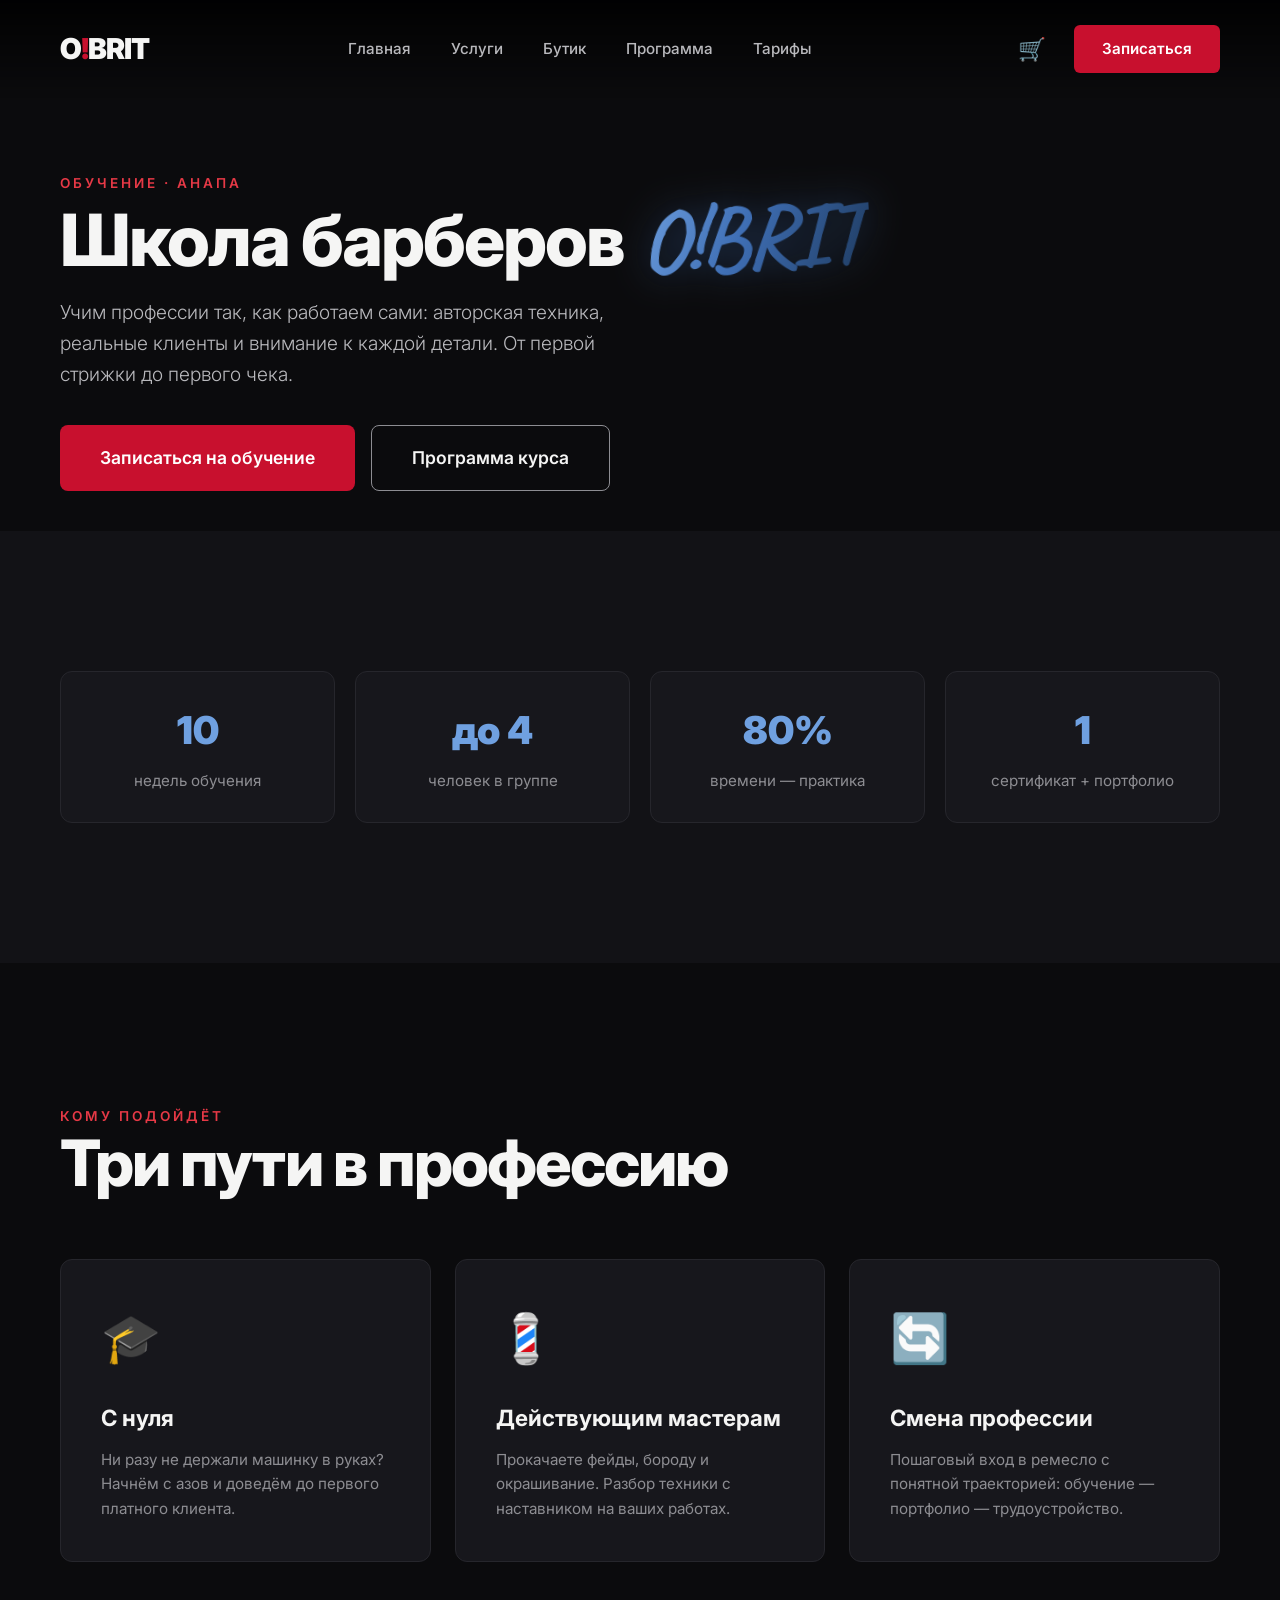
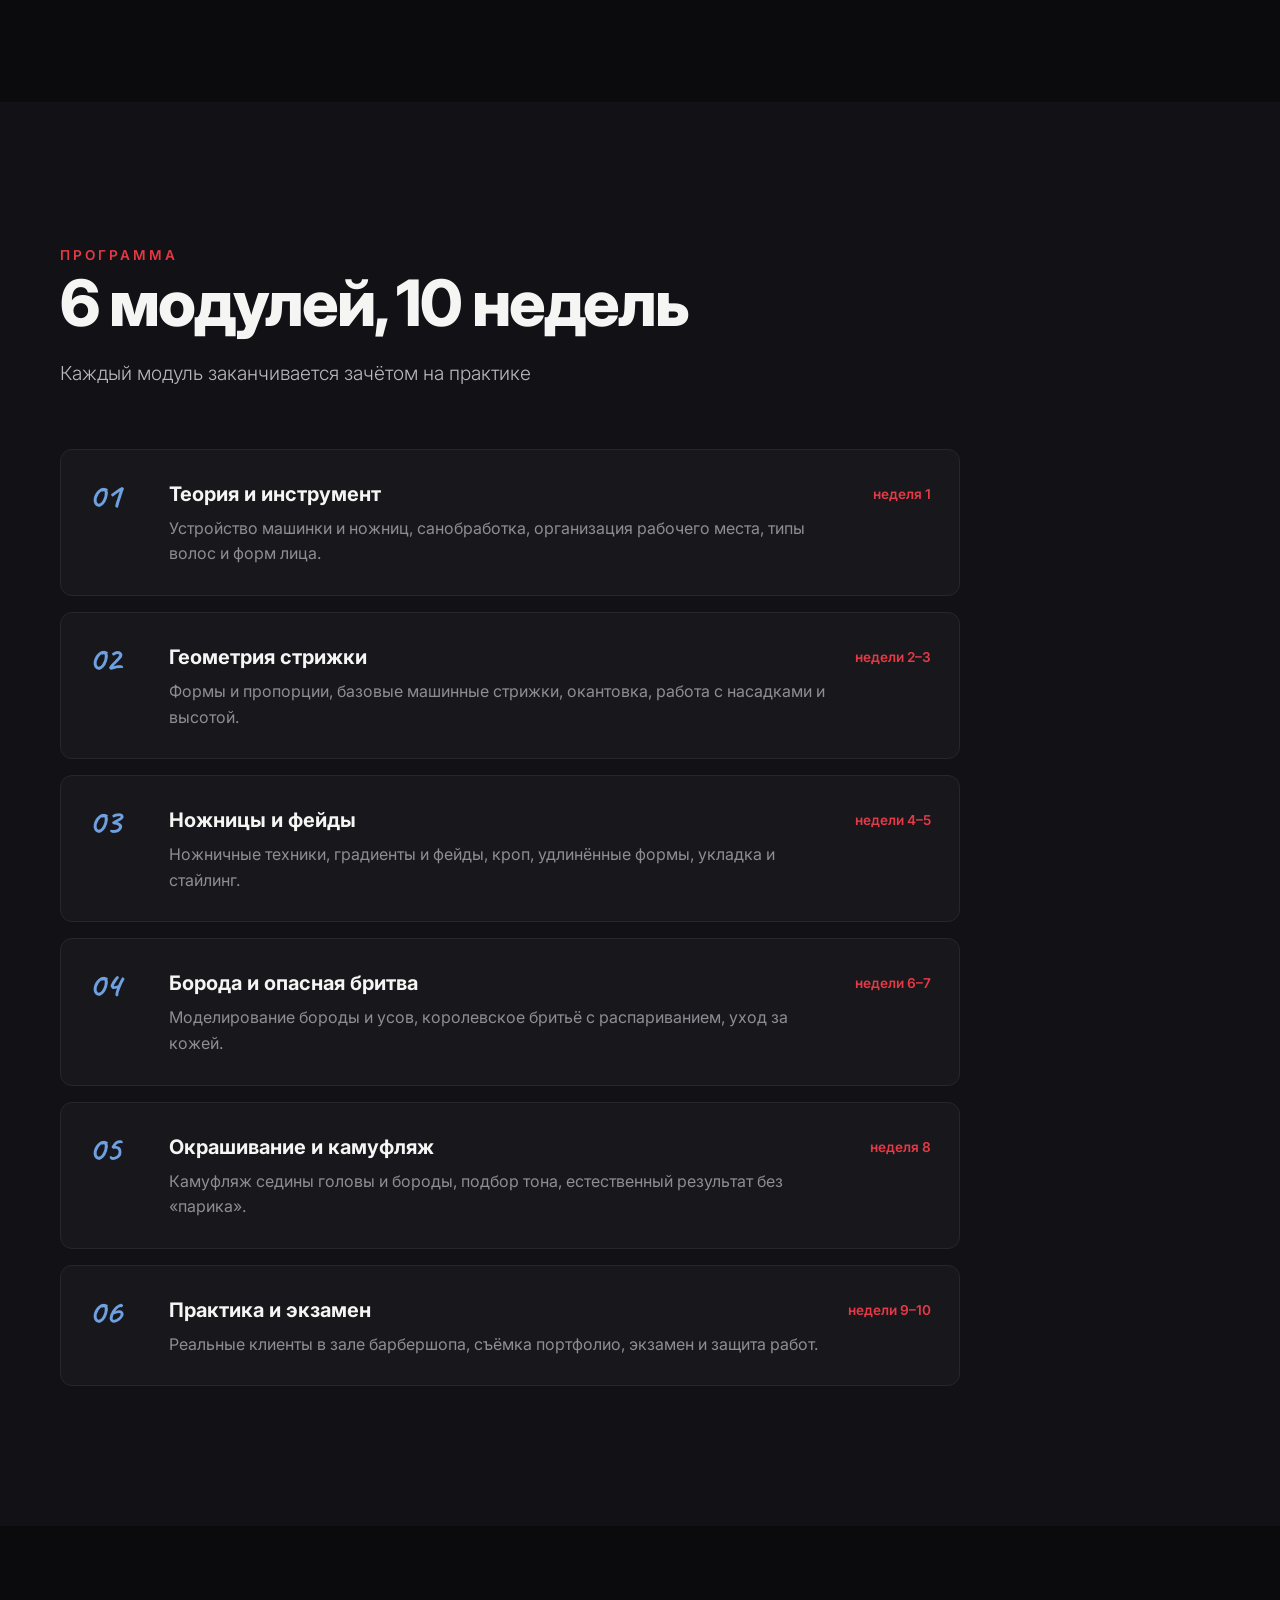
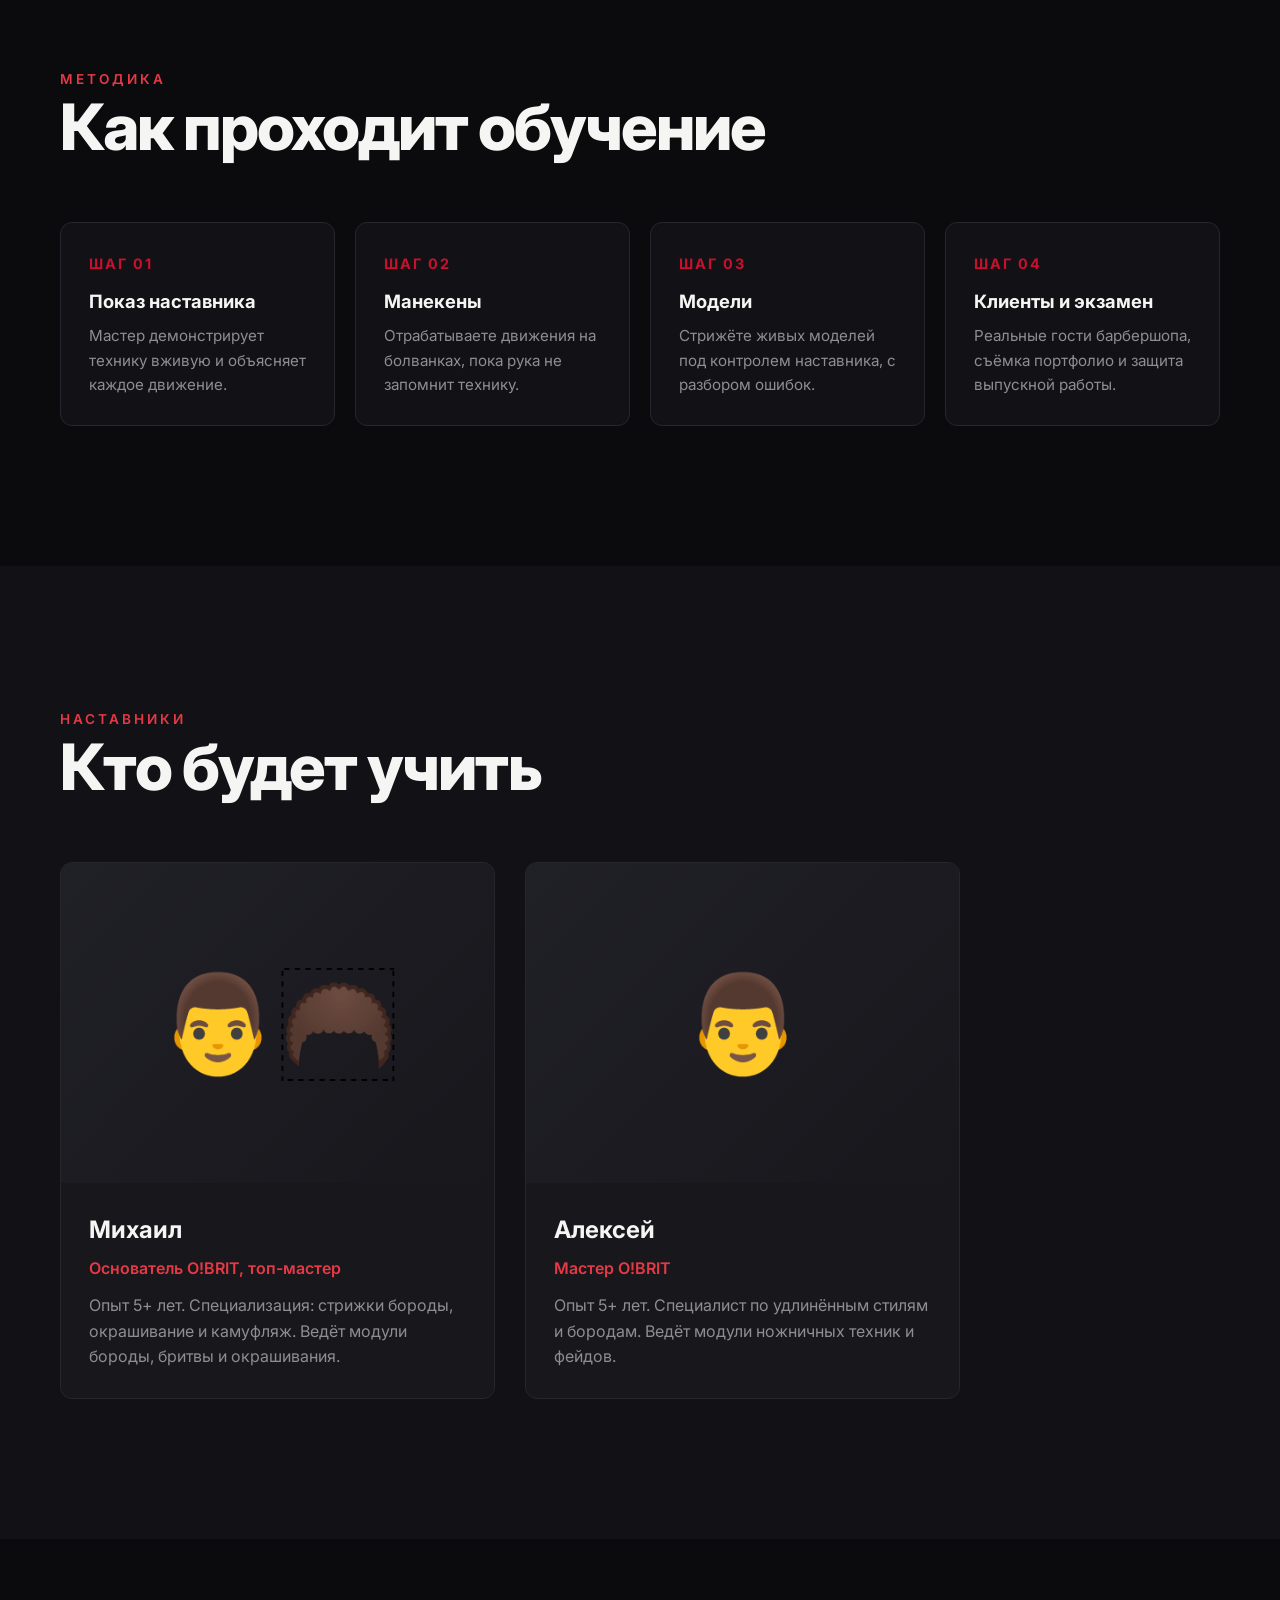
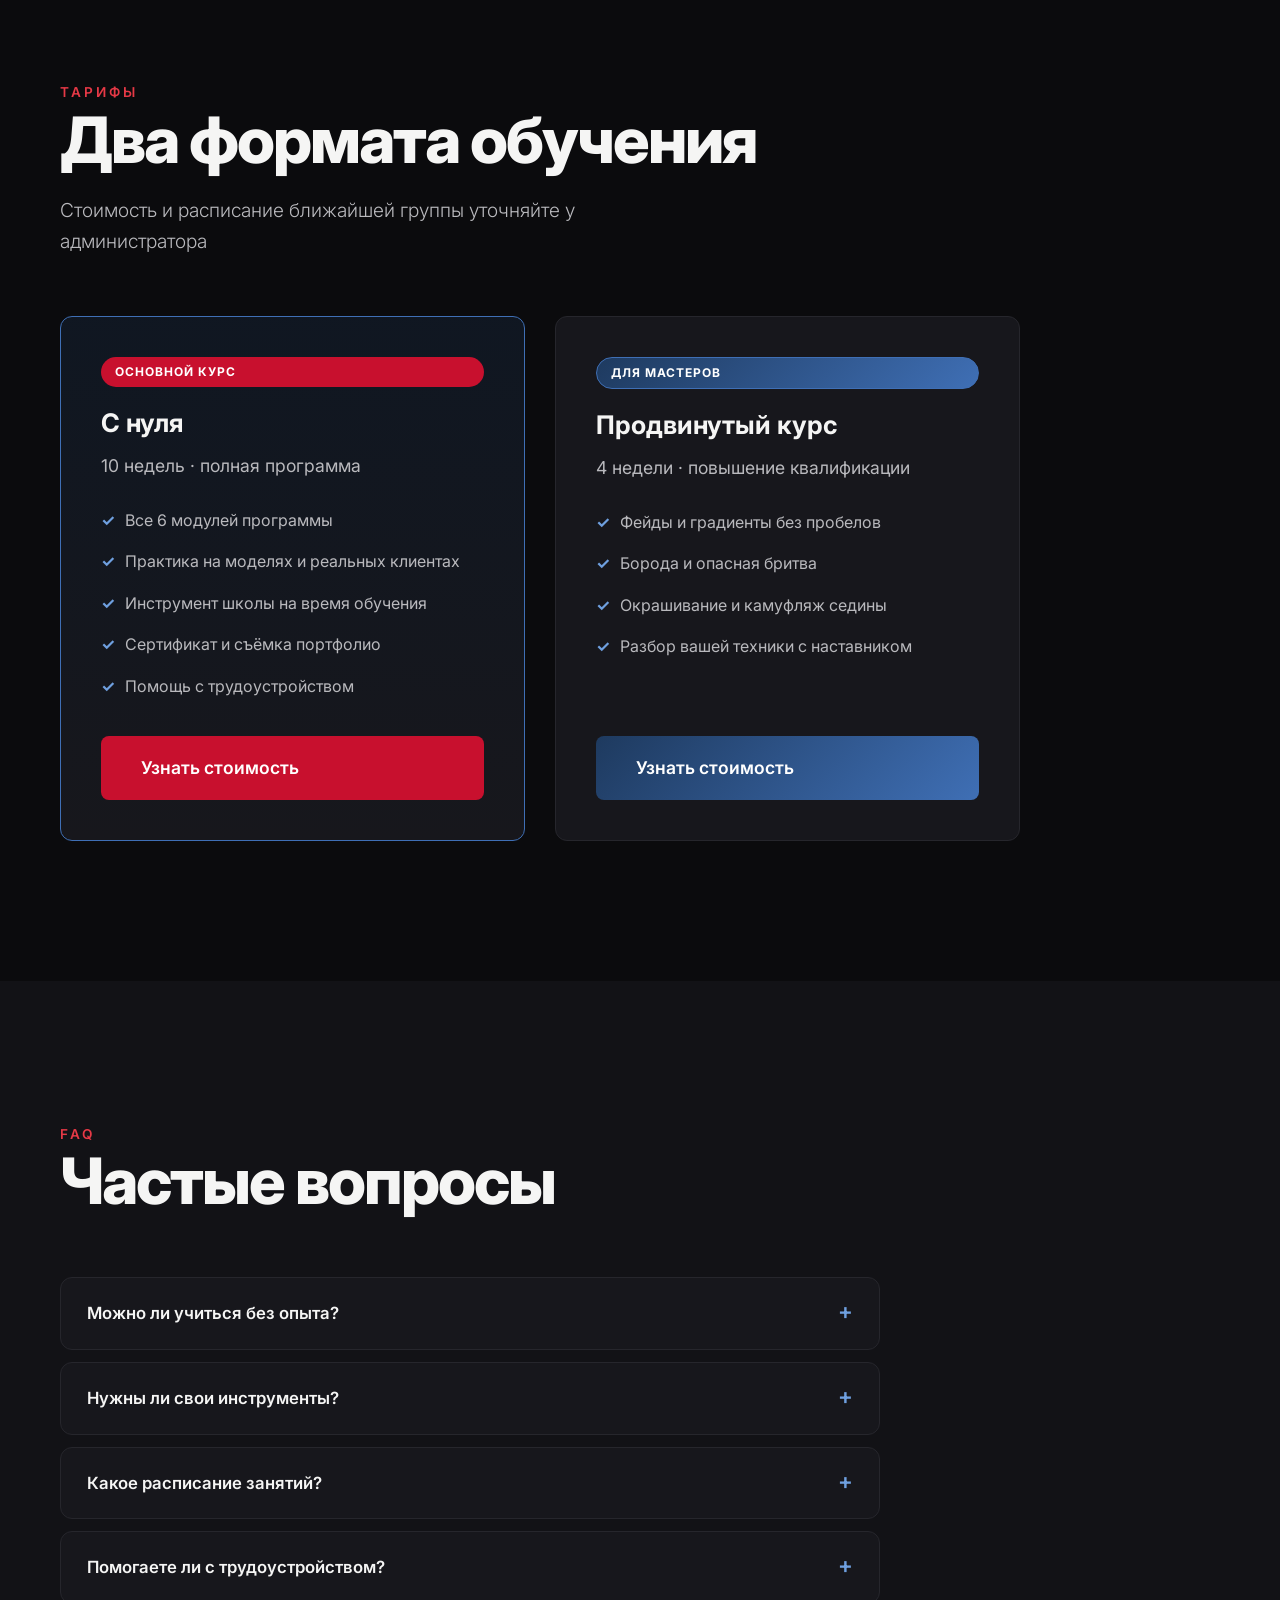
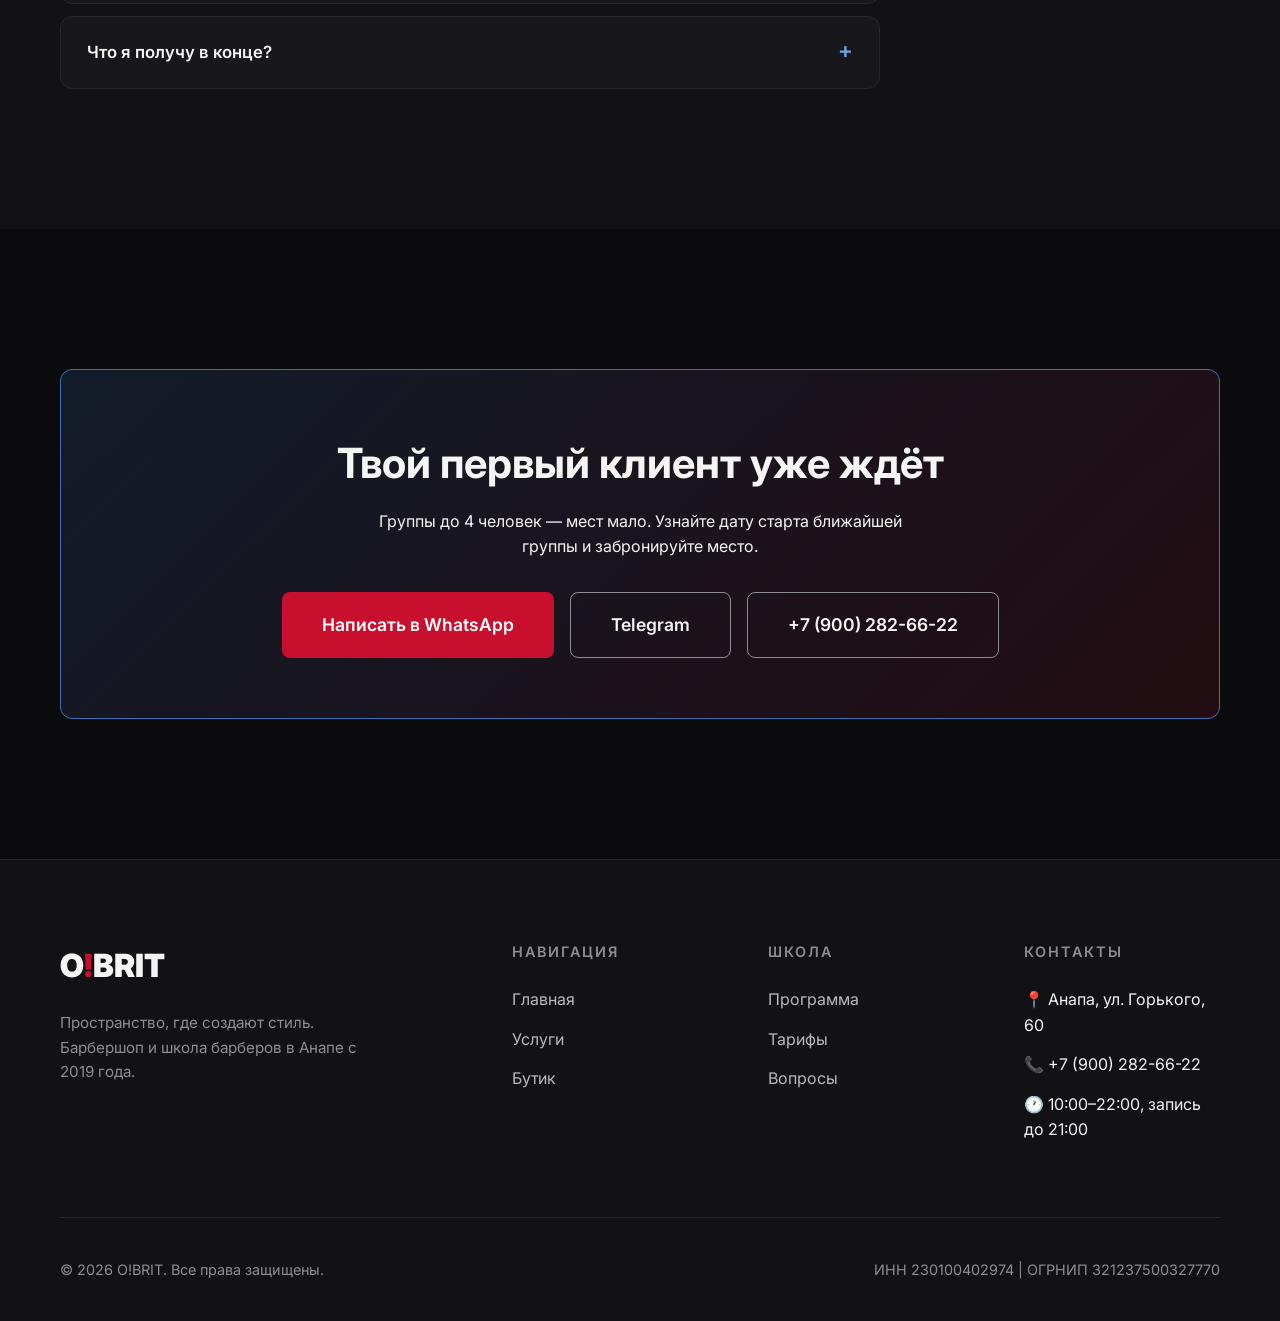
<file: school.html>
<!DOCTYPE html>
<html lang="ru">
<head>
    <meta charset="UTF-8">
    <meta name="viewport" content="width=device-width, initial-scale=1.0">
    <meta name="description" content="Школа барберов O!BRIT в Анапе. Обучение с нуля и продвинутый курс для мастеров: практика с первого дня, сертификат, помощь с трудоустройством.">
    <title>Школа барберов O!BRIT — обучение в Анапе</title>

    <link rel="preconnect" href="https://fonts.googleapis.com">
    <link rel="preconnect" href="https://fonts.gstatic.com" crossorigin>
    <link href="https://fonts.googleapis.com/css2?family=Inter:wght@300;400;500;600;700;800;900&display=swap" rel="stylesheet">
    <link href="https://fonts.googleapis.com/css2?family=Caveat:wght@700&display=swap" rel="stylesheet">
    <link rel="stylesheet" href="styles.css">
    <link rel="stylesheet" href="school.css">
</head>
<body>
    <!-- ПРЕЛОАДЕР -->
    <div class="preloader" id="preloader">
        <div class="preloader-logo">O!BRIT</div>
    </div>

    <!-- НАВИГАЦИЯ -->
    <nav class="navbar scrolled" id="navbar">
        <a href="index.html" class="nav-logo">O<span>!</span>BRIT</a>
        <ul class="nav-links">
            <li><a href="index.html">Главная</a></li>
            <li><a href="index.html#services">Услуги</a></li>
            <li><a href="shop.html">Бутик</a></li>
            <li><a href="#program">Программа</a></li>
            <li><a href="#tariffs">Тарифы</a></li>
        </ul>
        <div class="nav-right">
            <button class="cart-btn" id="cartBtn" aria-label="Открыть корзину">
                🛒
                <span class="cart-badge" id="cartBadge"></span>
            </button>
            <a href="index.html#booking" class="nav-cta">Записаться</a>
            <div class="burger" id="burger">
                <span></span>
                <span></span>
                <span></span>
            </div>
        </div>
    </nav>

    <!-- МОБИЛЬНОЕ МЕНЮ -->
    <div class="mobile-menu" id="mobileMenu">
        <a href="index.html">Главная</a>
        <a href="index.html#services">Услуги</a>
        <a href="shop.html">Бутик</a>
        <a href="#program">Программа</a>
        <a href="#tariffs">Тарифы</a>
        <a href="index.html#booking">Записаться</a>
    </div>

    <!-- ШАПКА ШКОЛЫ -->
    <header class="school-hero">
        <span class="section-eyebrow">Обучение · Анапа</span>
        <h1 class="school-title">Школа барберов <span class="school-accent">O!BRIT</span></h1>
        <p class="section-subtitle">Учим профессии так, как работаем сами: авторская техника, реальные клиенты и внимание к каждой детали. От первой стрижки до первого чека.</p>
        <div class="school-hero-buttons">
            <a class="btn btn-primary" href="https://wa.me/79002826622?text=%D0%97%D0%B4%D1%80%D0%B0%D0%B2%D1%81%D1%82%D0%B2%D1%83%D0%B9%D1%82%D0%B5!%20%D0%98%D0%BD%D1%82%D0%B5%D1%80%D0%B5%D1%81%D1%83%D0%B5%D1%82%20%D0%BE%D0%B1%D1%83%D1%87%D0%B5%D0%BD%D0%B8%D0%B5%20%D0%B2%20%D1%88%D0%BA%D0%BE%D0%BB%D0%B5%20%D0%B1%D0%B0%D1%80%D0%B1%D0%B5%D1%80%D0%BE%D0%B2" target="_blank" rel="noopener">Записаться на обучение</a>
            <a class="btn btn-secondary" href="#program">Программа курса</a>
        </div>
    </header>

    <!-- ЦИФРЫ -->
    <section class="section school-dark">
        <div class="school-stats fade-in">
            <div class="school-stat">
                <b>10</b>
                <span>недель обучения</span>
            </div>
            <div class="school-stat">
                <b>до 4</b>
                <span>человек в группе</span>
            </div>
            <div class="school-stat">
                <b>80%</b>
                <span>времени — практика</span>
            </div>
            <div class="school-stat">
                <b>1</b>
                <span>сертификат + портфолио</span>
            </div>
        </div>
    </section>

    <!-- КОМУ ПОДОЙДЁТ -->
    <section class="section">
        <div class="section-header fade-in">
            <span class="section-eyebrow">Кому подойдёт</span>
            <h2 class="section-title">Три пути в профессию</h2>
        </div>
        <div class="audience-grid">
            <div class="service-card fade-in">
                <div class="service-icon">🎓</div>
                <h3>С нуля</h3>
                <p>Ни разу не держали машинку в руках? Начнём с азов и доведём до первого платного клиента.</p>
            </div>
            <div class="service-card fade-in">
                <div class="service-icon">💈</div>
                <h3>Действующим мастерам</h3>
                <p>Прокачаете фейды, бороду и окрашивание. Разбор техники с наставником на ваших работах.</p>
            </div>
            <div class="service-card fade-in">
                <div class="service-icon">🔄</div>
                <h3>Смена профессии</h3>
                <p>Пошаговый вход в ремесло с понятной траекторией: обучение — портфолио — трудоустройство.</p>
            </div>
        </div>
    </section>

    <!-- ПРОГРАММА -->
    <section class="section school-dark" id="program">
        <div class="section-header fade-in">
            <span class="section-eyebrow">Программа</span>
            <h2 class="section-title">6 модулей, 10 недель</h2>
            <p class="section-subtitle">Каждый модуль заканчивается зачётом на практике</p>
        </div>
        <ol class="program-list">
            <li class="program-item fade-in">
                <span class="program-num">01</span>
                <div>
                    <h3>Теория и инструмент</h3>
                    <p>Устройство машинки и ножниц, санобработка, организация рабочего места, типы волос и форм лица.</p>
                </div>
                <span class="program-weeks">неделя 1</span>
            </li>
            <li class="program-item fade-in">
                <span class="program-num">02</span>
                <div>
                    <h3>Геометрия стрижки</h3>
                    <p>Формы и пропорции, базовые машинные стрижки, окантовка, работа с насадками и высотой.</p>
                </div>
                <span class="program-weeks">недели 2–3</span>
            </li>
            <li class="program-item fade-in">
                <span class="program-num">03</span>
                <div>
                    <h3>Ножницы и фейды</h3>
                    <p>Ножничные техники, градиенты и фейды, кроп, удлинённые формы, укладка и стайлинг.</p>
                </div>
                <span class="program-weeks">недели 4–5</span>
            </li>
            <li class="program-item fade-in">
                <span class="program-num">04</span>
                <div>
                    <h3>Борода и опасная бритва</h3>
                    <p>Моделирование бороды и усов, королевское бритьё с распариванием, уход за кожей.</p>
                </div>
                <span class="program-weeks">недели 6–7</span>
            </li>
            <li class="program-item fade-in">
                <span class="program-num">05</span>
                <div>
                    <h3>Окрашивание и камуфляж</h3>
                    <p>Камуфляж седины головы и бороды, подбор тона, естественный результат без «парика».</p>
                </div>
                <span class="program-weeks">неделя 8</span>
            </li>
            <li class="program-item fade-in">
                <span class="program-num">06</span>
                <div>
                    <h3>Практика и экзамен</h3>
                    <p>Реальные клиенты в зале барбершопа, съёмка портфолио, экзамен и защита работ.</p>
                </div>
                <span class="program-weeks">недели 9–10</span>
            </li>
        </ol>
    </section>

    <!-- КАК ПРОХОДИТ -->
    <section class="section">
        <div class="section-header fade-in">
            <span class="section-eyebrow">Методика</span>
            <h2 class="section-title">Как проходит обучение</h2>
        </div>
        <div class="steps-grid">
            <div class="step-card fade-in">
                <b>ШАГ 01</b>
                <h3>Показ наставника</h3>
                <p>Мастер демонстрирует технику вживую и объясняет каждое движение.</p>
            </div>
            <div class="step-card fade-in">
                <b>ШАГ 02</b>
                <h3>Манекены</h3>
                <p>Отрабатываете движения на болванках, пока рука не запомнит технику.</p>
            </div>
            <div class="step-card fade-in">
                <b>ШАГ 03</b>
                <h3>Модели</h3>
                <p>Стрижёте живых моделей под контролем наставника, с разбором ошибок.</p>
            </div>
            <div class="step-card fade-in">
                <b>ШАГ 04</b>
                <h3>Клиенты и экзамен</h3>
                <p>Реальные гости барбершопа, съёмка портфолио и защита выпускной работы.</p>
            </div>
        </div>
    </section>

    <!-- НАСТАВНИКИ -->
    <section class="section school-dark">
        <div class="section-header fade-in">
            <span class="section-eyebrow">Наставники</span>
            <h2 class="section-title">Кто будет учить</h2>
        </div>
        <div class="mentors-grid">
            <div class="mentor-card fade-in">
                <div class="mentor-photo">👨🦱</div>
                <div class="mentor-info">
                    <h3>Михаил</h3>
                    <span class="mentor-role">Основатель O!BRIT, топ-мастер</span>
                    <p>Опыт 5+ лет. Специализация: стрижки бороды, окрашивание и камуфляж. Ведёт модули бороды, бритвы и окрашивания.</p>
                </div>
            </div>
            <div class="mentor-card fade-in">
                <div class="mentor-photo">👨</div>
                <div class="mentor-info">
                    <h3>Алексей</h3>
                    <span class="mentor-role">Мастер O!BRIT</span>
                    <p>Опыт 5+ лет. Специалист по удлинённым стилям и бородам. Ведёт модули ножничных техник и фейдов.</p>
                </div>
            </div>
        </div>
    </section>

    <!-- ТАРИФЫ -->
    <section class="section" id="tariffs">
        <div class="section-header fade-in">
            <span class="section-eyebrow">Тарифы</span>
            <h2 class="section-title">Два формата обучения</h2>
            <p class="section-subtitle">Стоимость и расписание ближайшей группы уточняйте у администратора</p>
        </div>
        <div class="tariffs-grid">
            <div class="tariff-card featured fade-in">
                <span class="service-tag">Основной курс</span>
                <h3>С нуля</h3>
                <div class="tariff-price">10 недель · полная программа</div>
                <ul class="tariff-features">
                    <li>Все 6 модулей программы</li>
                    <li>Практика на моделях и реальных клиентах</li>
                    <li>Инструмент школы на время обучения</li>
                    <li>Сертификат и съёмка портфолио</li>
                    <li>Помощь с трудоустройством</li>
                </ul>
                <a class="btn btn-primary" href="https://wa.me/79002826622?text=%D0%97%D0%B4%D1%80%D0%B0%D0%B2%D1%81%D1%82%D0%B2%D1%83%D0%B9%D1%82%D0%B5!%20%D0%A5%D0%BE%D1%87%D1%83%20%D0%BD%D0%B0%20%D0%BA%D1%83%D1%80%D1%81%20%C2%AB%D0%A1%20%D0%BD%D1%83%D0%BB%D1%8F%C2%BB" target="_blank" rel="noopener">Узнать стоимость</a>
            </div>
            <div class="tariff-card fade-in">
                <span class="service-tag premium">Для мастеров</span>
                <h3>Продвинутый курс</h3>
                <div class="tariff-price">4 недели · повышение квалификации</div>
                <ul class="tariff-features">
                    <li>Фейды и градиенты без пробелов</li>
                    <li>Борода и опасная бритва</li>
                    <li>Окрашивание и камуфляж седины</li>
                    <li>Разбор вашей техники с наставником</li>
                </ul>
                <a class="btn btn-blue" href="https://wa.me/79002826622?text=%D0%97%D0%B4%D1%80%D0%B0%D0%B2%D1%81%D1%82%D0%B2%D1%83%D0%B9%D1%82%D0%B5!%20%D0%98%D0%BD%D1%82%D0%B5%D1%80%D0%B5%D1%81%D1%83%D0%B5%D1%82%20%D0%BF%D1%80%D0%BE%D0%B4%D0%B2%D0%B8%D0%BD%D1%83%D1%82%D1%8B%D0%B9%20%D0%BA%D1%83%D1%80%D1%81" target="_blank" rel="noopener">Узнать стоимость</a>
            </div>
        </div>
    </section>

    <!-- ВОПРОСЫ -->
    <section class="section school-dark" id="faq">
        <div class="section-header fade-in">
            <span class="section-eyebrow">FAQ</span>
            <h2 class="section-title">Частые вопросы</h2>
        </div>
        <div class="faq-list fade-in">
            <details>
                <summary>Можно ли учиться без опыта?</summary>
                <p>Да, курс «С нуля» рассчитан именно на старт с нуля: первый модуль полностью посвящён теории и инструменту.</p>
            </details>
            <details>
                <summary>Нужны ли свои инструменты?</summary>
                <p>На время обучения школа выдаёт инструмент. К выпуску поможем собрать личный набор под ваш бюджет.</p>
            </details>
            <details>
                <summary>Какое расписание занятий?</summary>
                <p>График согласуется с группой: есть утренние и вечерние слоты, чтобы совмещать с работой.</p>
            </details>
            <details>
                <summary>Помогаете ли с трудоустройством?</summary>
                <p>Лучших выпускников берём в стажёры и в команду O!BRIT, остальным помогаем с портфолио и рекомендациями.</p>
            </details>
            <details>
                <summary>Что я получу в конце?</summary>
                <p>Сертификат школы O!BRIT, съёмку портфолио с лучшими работами и опыт работы с реальными клиентами.</p>
            </details>
        </div>
    </section>

    <!-- ФИНАЛЬНЫЙ ПРИЗЫВ -->
    <section class="section">
        <div class="school-cta fade-in">
            <h2>Твой первый клиент уже ждёт</h2>
            <p>Группы до 4 человек — мест мало. Узнайте дату старта ближайшей группы и забронируйте место.</p>
            <div class="school-cta-buttons">
                <a class="btn btn-primary" href="https://wa.me/79002826622?text=%D0%97%D0%B4%D1%80%D0%B0%D0%B2%D1%81%D1%82%D0%B2%D1%83%D0%B9%D1%82%D0%B5!%20%D0%9A%D0%BE%D0%B3%D0%B4%D0%B0%20%D1%81%D1%82%D0%B0%D1%80%D1%82%20%D0%B1%D0%BB%D0%B8%D0%B6%D0%B0%D0%B9%D1%88%D0%B5%D0%B9%20%D0%B3%D1%80%D1%83%D0%BF%D0%BF%D1%8B?" target="_blank" rel="noopener">Написать в WhatsApp</a>
                <a class="btn btn-secondary" href="https://t.me/+79002826622" target="_blank" rel="noopener">Telegram</a>
                <a class="btn btn-secondary" href="tel:+79002826622">+7 (900) 282-66-22</a>
            </div>
        </div>
    </section>

    <!-- FOOTER -->
    <footer class="footer">
        <div class="footer-grid">
            <div>
                <div class="footer-logo">O<span>!</span>BRIT</div>
                <p class="footer-description">Пространство, где создают стиль. Барбершоп и школа барберов в Анапе с 2019 года.</p>
            </div>
            <div class="footer-column">
                <h4>Навигация</h4>
                <ul>
                    <li><a href="index.html">Главная</a></li>
                    <li><a href="index.html#services">Услуги</a></li>
                    <li><a href="shop.html">Бутик</a></li>
                </ul>
            </div>
            <div class="footer-column">
                <h4>Школа</h4>
                <ul>
                    <li><a href="#program">Программа</a></li>
                    <li><a href="#tariffs">Тарифы</a></li>
                    <li><a href="#faq">Вопросы</a></li>
                </ul>
            </div>
            <div class="footer-column">
                <h4>Контакты</h4>
                <ul>
                    <li>📍 Анапа, ул. Горького, 60</li>
                    <li>📞 +7 (900) 282-66-22</li>
                    <li>🕐 10:00–22:00, запись до 21:00</li>
                </ul>
            </div>
        </div>
        <div class="footer-bottom">
            <span>© 2026 O!BRIT. Все права защищены.</span>
            <span>ИНН 230100402974 | ОГРНИП 321237500327770</span>
        </div>
    </footer>

    <!-- КОРЗИНА (общая с остальным сайтом) -->
    <div class="cart-overlay" id="cartOverlay"></div>
    <aside class="cart-drawer" id="cartDrawer">
        <div class="cart-header">
            <h3>Корзина</h3>
            <button class="cart-close" id="cartClose" aria-label="Закрыть">×</button>
        </div>
        <div class="cart-body" id="cartBody"></div>
        <div class="cart-footer" id="cartFooter">
            <div class="cart-total-row">
                <span>Итого:</span>
                <span class="cart-total" id="cartTotal">0 ₽</span>
            </div>
            <button class="btn btn-primary cart-checkout" id="checkoutBtn">Оформить заказ</button>
        </div>
        <div class="cart-checkout-form" id="checkoutForm" hidden>
            <h4>Оформление заказа</h4>
            <div class="form-group">
                <label>Имя *</label>
                <input type="text" id="orderName" placeholder="Как к вам обращаться?">
            </div>
            <div class="form-group">
                <label>Телефон *</label>
                <input type="tel" id="orderPhone" placeholder="+7 (___) ___-__-__">
            </div>
            <div class="form-group">
                <label>Комментарий</label>
                <input type="text" id="orderComment" placeholder="Адрес доставки или вопрос">
            </div>
            <button class="btn btn-primary" id="confirmOrderBtn" style="width: 100%; justify-content: center;">Подтвердить заказ</button>
            <button class="cart-back" id="backToCartBtn">← Вернуться в корзину</button>
        </div>
    </aside>

    <!-- УВЕДОМЛЕНИЕ -->
    <div class="notification" id="notification">
        <span id="notificationText"></span>
    </div>

    <script src="script.js"></script>
</body>
</html>
</file>
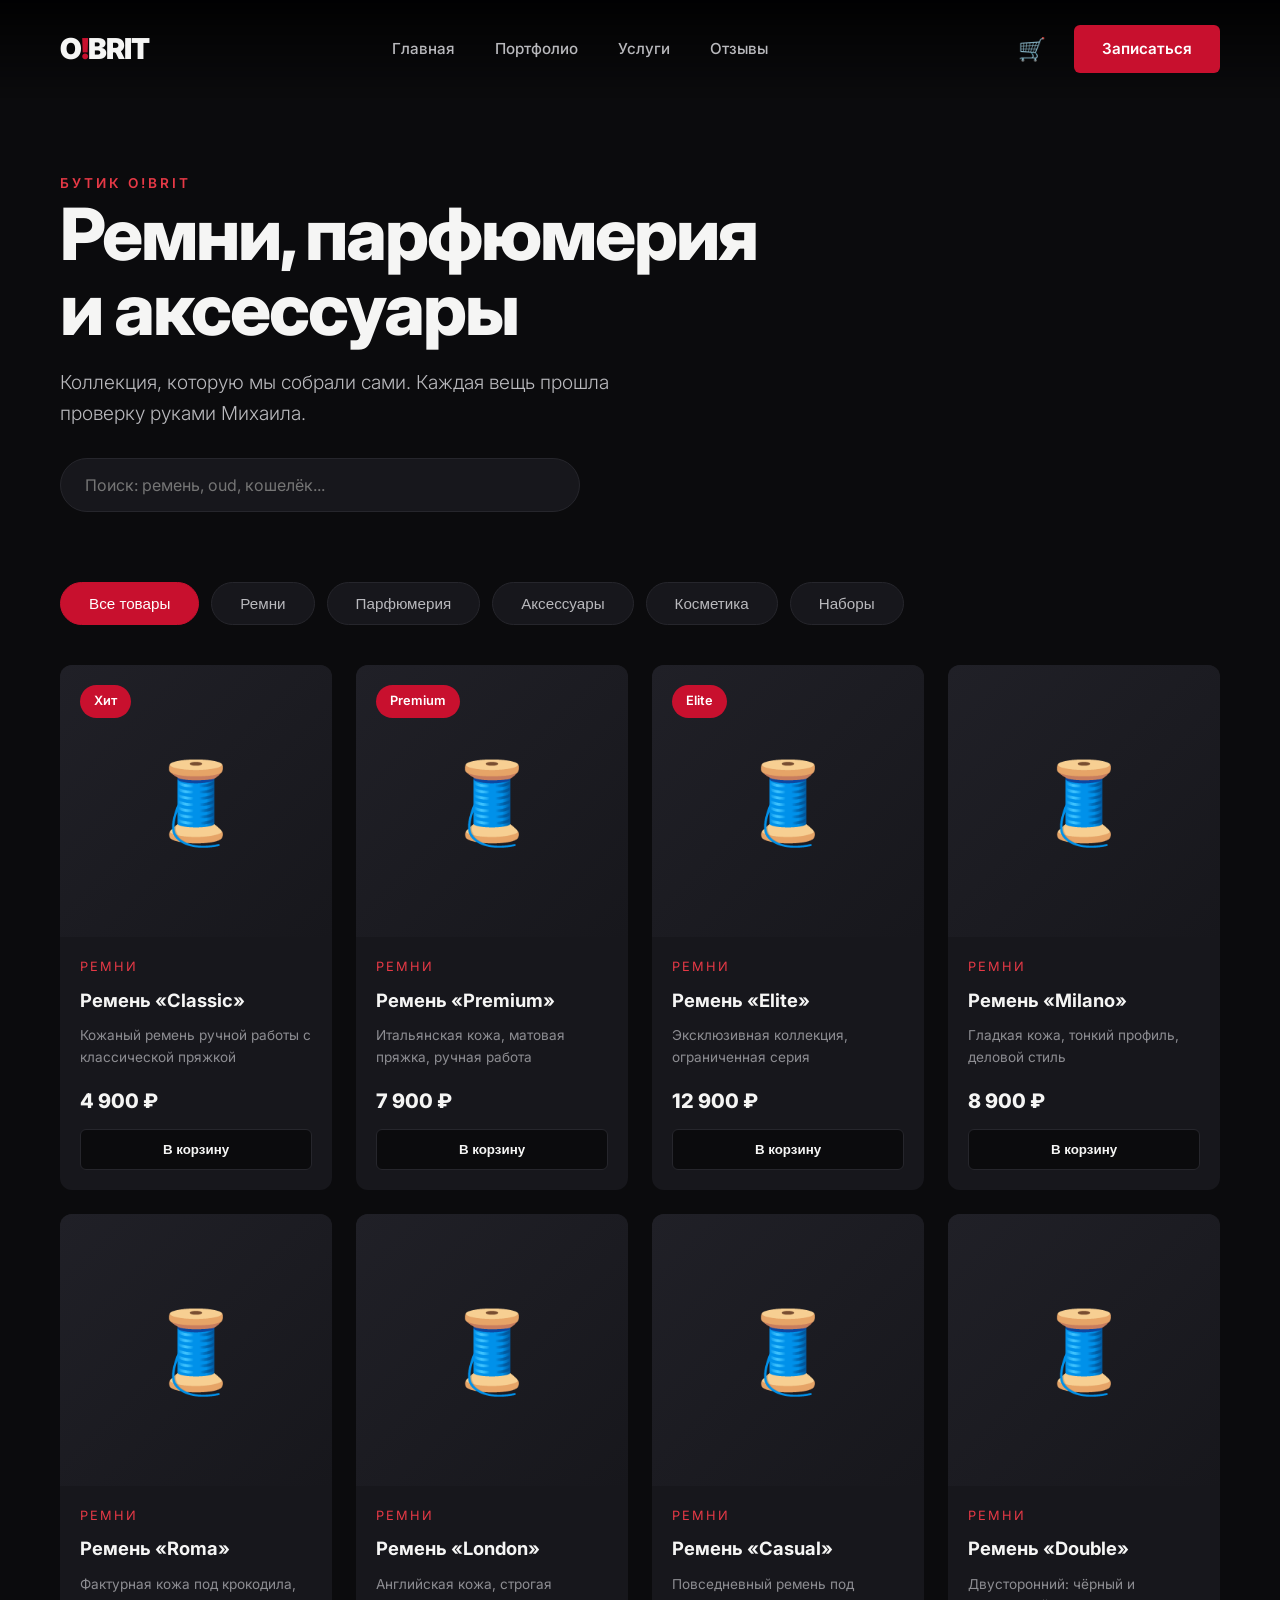
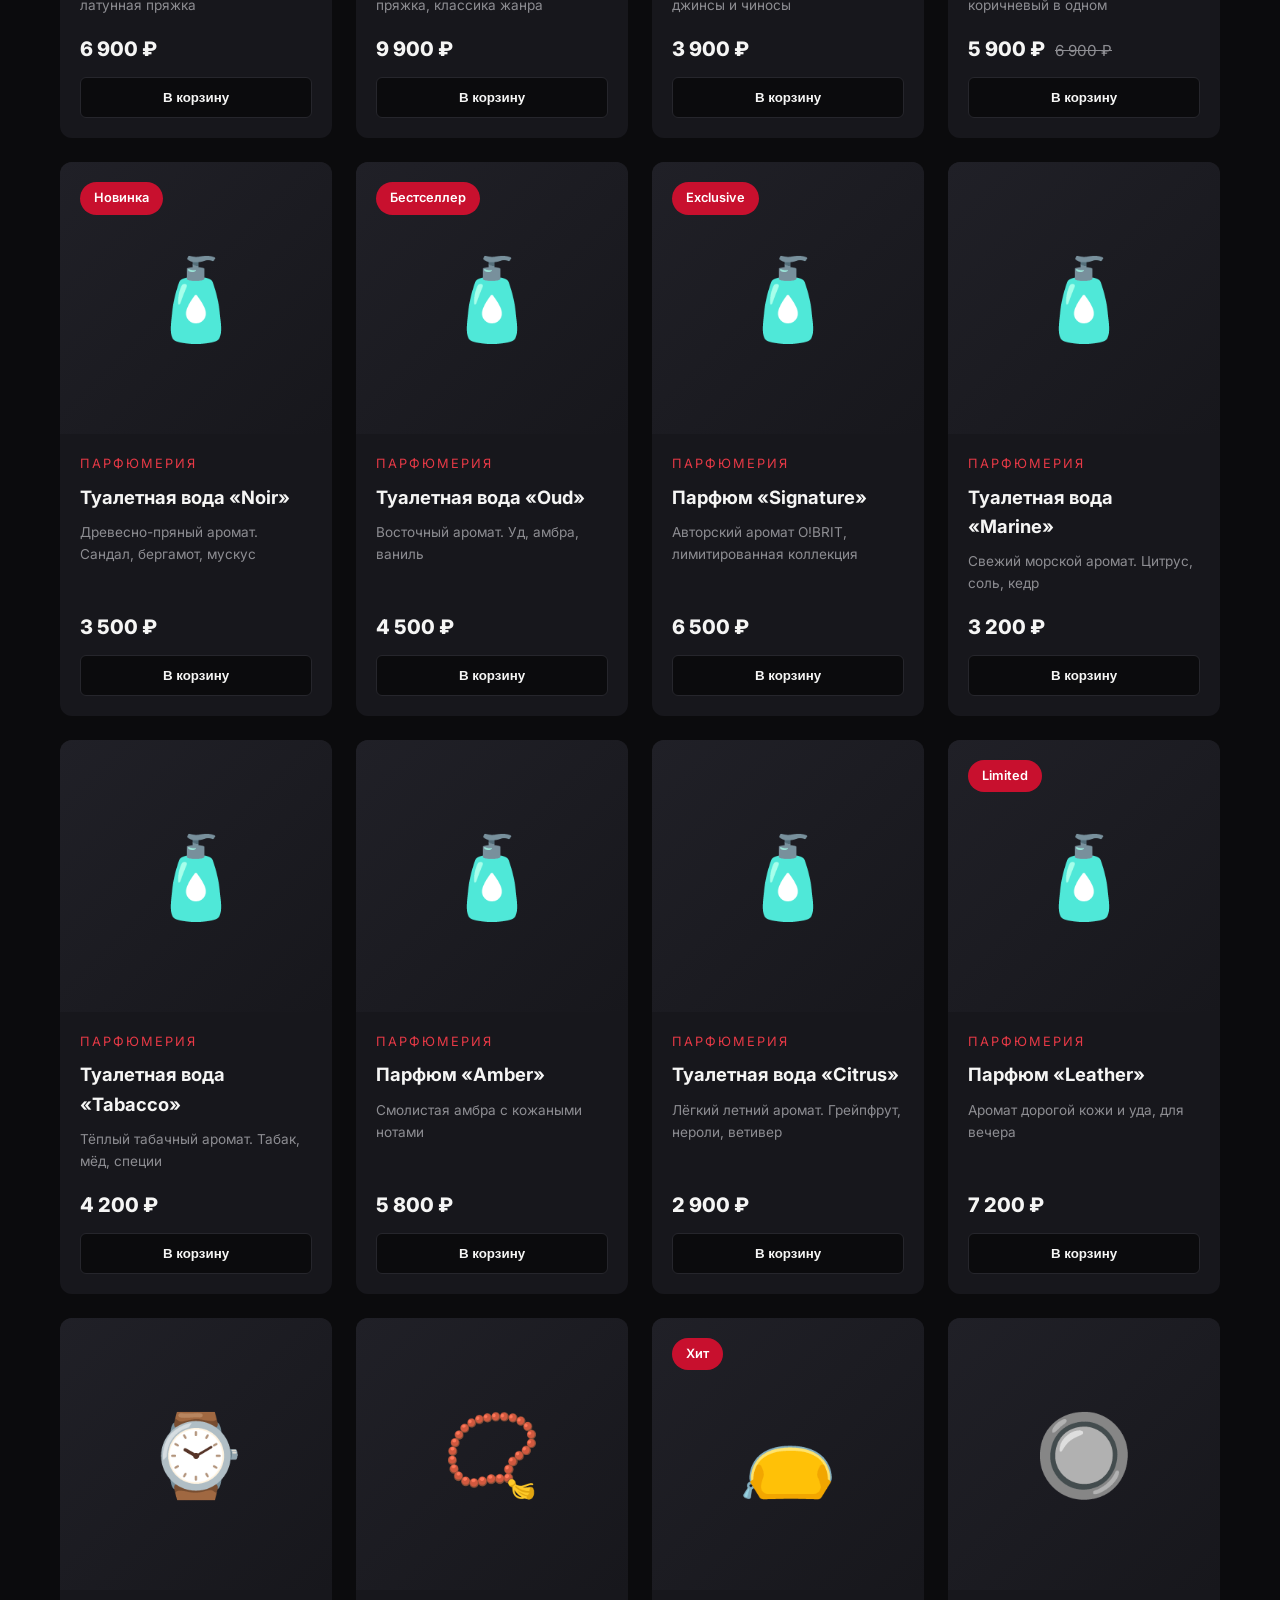
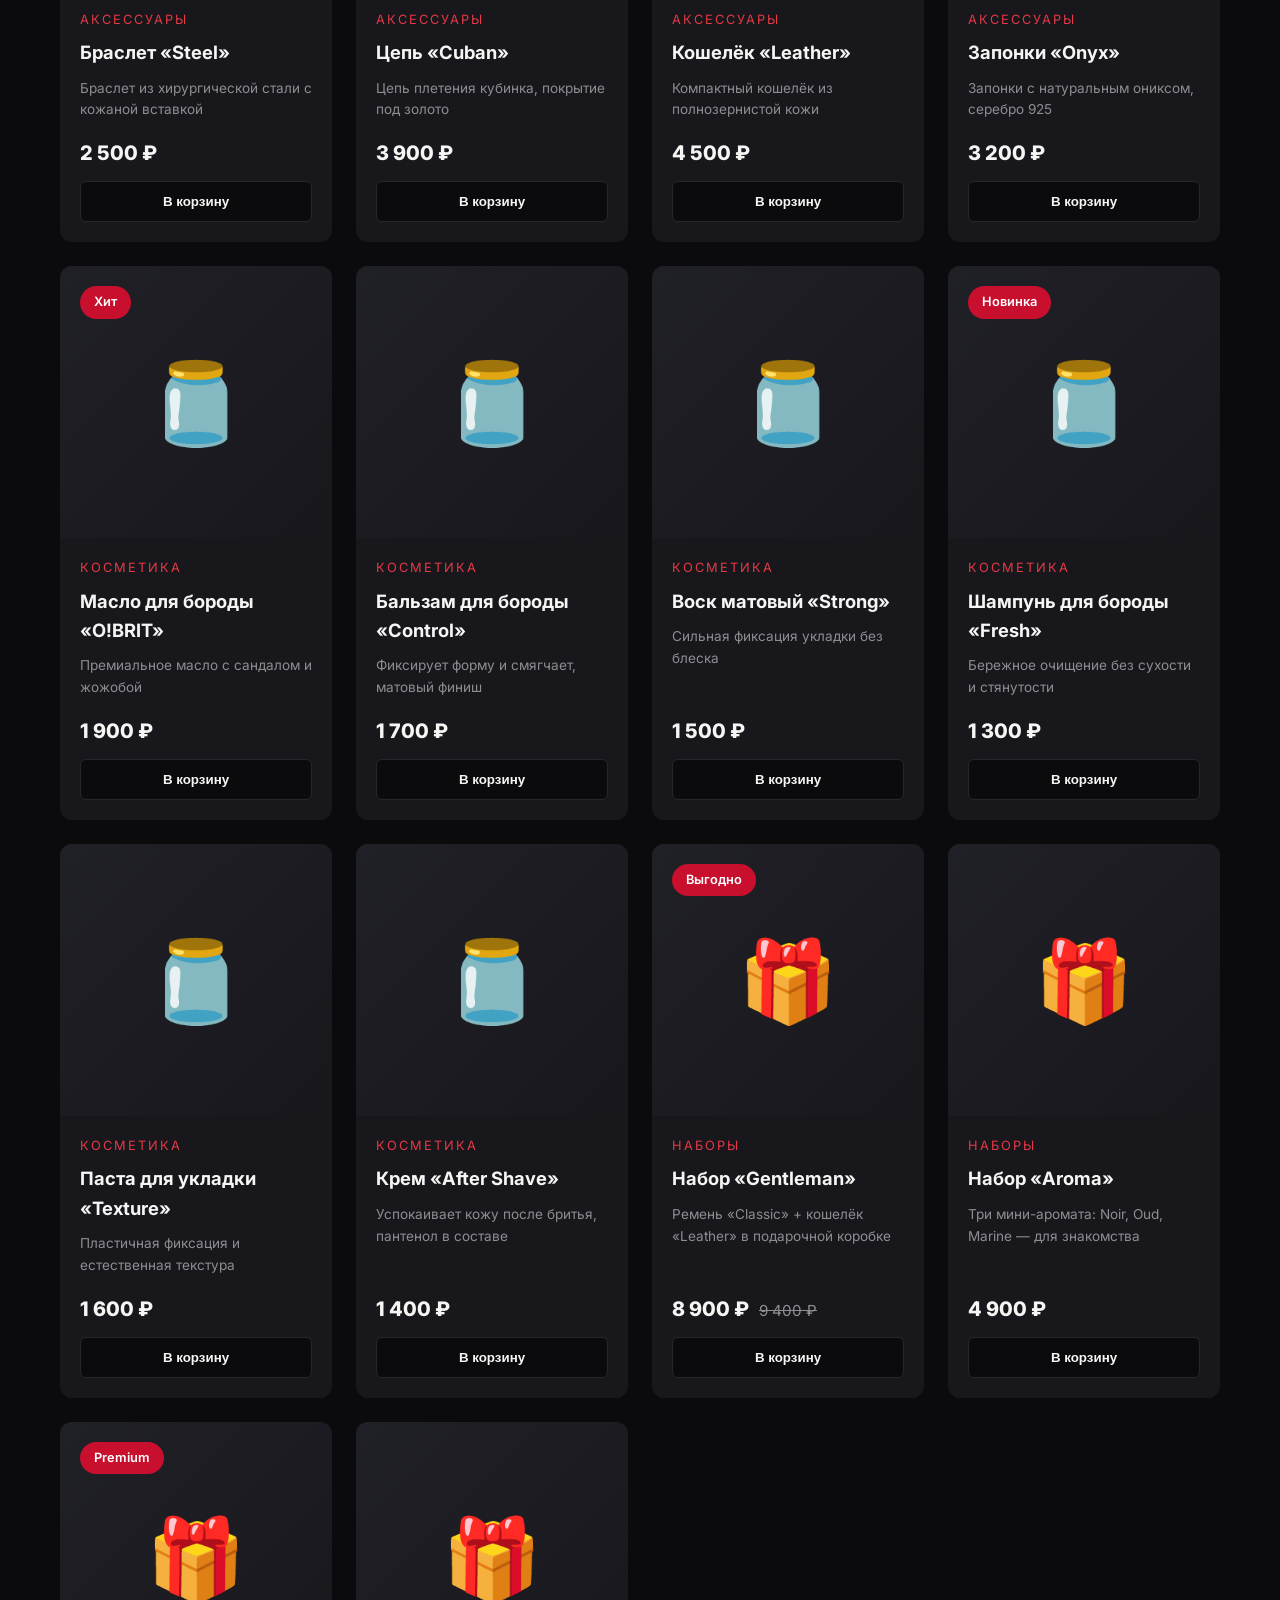
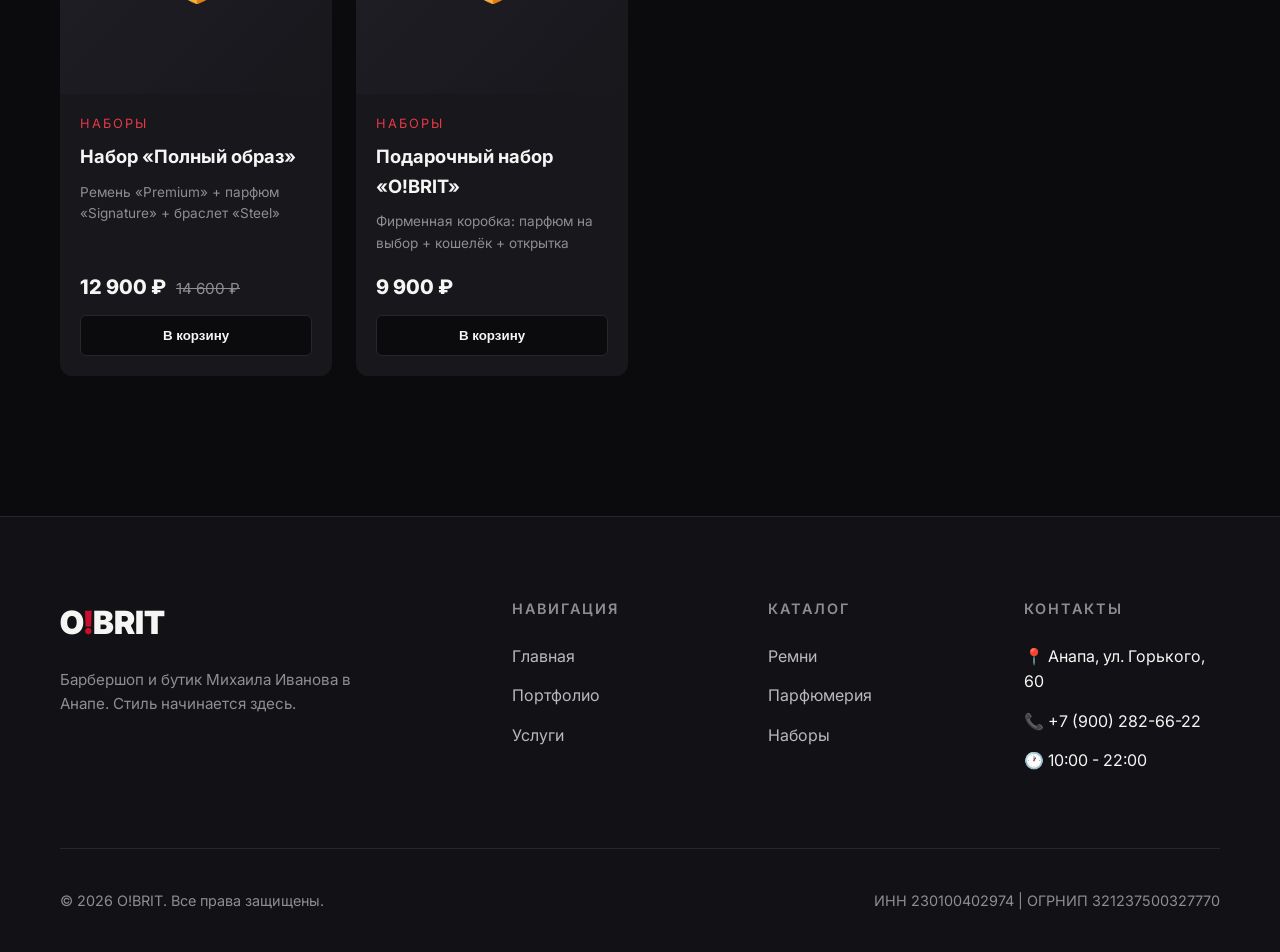
<file: shop.html>
<!DOCTYPE html>
<html lang="ru">
<head>
    <meta charset="UTF-8">
    <meta name="viewport" content="width=device-width, initial-scale=1.0">
    <meta name="description" content="Бутик O!BRIT — ремни, парфюмерия, аксессуары и подарочные наборы. 24 товара с доставкой по всей России.">
    <title>Бутик O!BRIT — ремни, парфюмерия, аксессуары</title>

    <link rel="preconnect" href="https://fonts.googleapis.com">
    <link rel="preconnect" href="https://fonts.gstatic.com" crossorigin>
    <link href="https://fonts.googleapis.com/css2?family=Inter:wght@300;400;500;600;700;800;900&display=swap" rel="stylesheet">
    <link rel="stylesheet" href="styles.css">
    <link rel="stylesheet" href="shop.css">
</head>
<body>
    <!-- ПРЕЛОАДЕР -->
    <div class="preloader" id="preloader">
        <div class="preloader-logo">O!BRIT</div>
    </div>

    <!-- НАВИГАЦИЯ -->
    <nav class="navbar scrolled" id="navbar">
        <a href="index.html" class="nav-logo">O<span>!</span>BRIT</a>
        <ul class="nav-links">
            <li><a href="index.html">Главная</a></li>
            <li><a href="index.html#portfolio">Портфолио</a></li>
            <li><a href="index.html#services">Услуги</a></li>
            <li><a href="index.html#reviews">Отзывы</a></li>
        </ul>
        <div class="nav-right">
            <button class="cart-btn" id="cartBtn" aria-label="Открыть корзину">
                🛒
                <span class="cart-badge" id="cartBadge"></span>
            </button>
            <a href="index.html#booking" class="nav-cta">Записаться</a>
            <div class="burger" id="burger">
                <span></span>
                <span></span>
                <span></span>
            </div>
        </div>
    </nav>

    <!-- МОБИЛЬНОЕ МЕНЮ -->
    <div class="mobile-menu" id="mobileMenu">
        <a href="index.html">Главная</a>
        <a href="index.html#portfolio">Портфолио</a>
        <a href="index.html#services">Услуги</a>
        <a href="index.html#reviews">Отзывы</a>
        <a href="index.html#booking">Записаться</a>
    </div>

    <!-- ШАПКА КАТАЛОГА -->
    <header class="shop-page-hero">
        <span class="section-eyebrow">Бутик O!BRIT</span>
        <h1 class="shop-page-title">Ремни, парфюмерия<br>и аксессуары</h1>
        <p class="section-subtitle">Коллекция, которую мы собрали сами. Каждая вещь прошла проверку руками Михаила.</p>
        <div class="catalog-search">
            <input type="search" id="searchInput" placeholder="Поиск: ремень, oud, кошелёк...">
        </div>
    </header>

    <!-- КАТАЛОГ -->
    <section class="section catalog-section">
                <div class="catalog-filters" id="catalogFilters">
            <button class="catalog-filter active" data-cat="all">Все товары</button>
            <button class="catalog-filter" data-cat="belts">Ремни</button>
            <button class="catalog-filter" data-cat="perfume">Парфюмерия</button>
            <button class="catalog-filter" data-cat="accessories">Аксессуары</button>
            <button class="catalog-filter" data-cat="care">Косметика</button>
            <button class="catalog-filter" data-cat="sets">Наборы</button>
        </div>

        <div class="catalog-grid" id="catalogGrid"></div>

        <div class="catalog-empty" id="catalogEmpty" hidden>
            😕 Ничего не найдено. Попробуйте другой запрос.
        </div>
    </section>

    <!-- FOOTER -->
    <footer class="footer">
        <div class="footer-grid">
            <div>
                <div class="footer-logo">O<span>!</span>BRIT</div>
                <p class="footer-description">Барбершоп и бутик Михаила Иванова в Анапе. Стиль начинается здесь.</p>
            </div>
            <div class="footer-column">
                <h4>Навигация</h4>
                <ul>
                    <li><a href="index.html">Главная</a></li>
                    <li><a href="index.html#portfolio">Портфолио</a></li>
                    <li><a href="index.html#services">Услуги</a></li>
                </ul>
            </div>
            <div class="footer-column">
                <h4>Каталог</h4>
                <ul>
                    <li><a href="#" data-cat-link="belts">Ремни</a></li>
                    <li><a href="#" data-cat-link="perfume">Парфюмерия</a></li>
                    <li><a href="#" data-cat-link="sets">Наборы</a></li>
                </ul>
            </div>
            <div class="footer-column">
                <h4>Контакты</h4>
                <ul>
                    <li>📍 Анапа, ул. Горького, 60</li>
                    <li>📞 +7 (900) 282-66-22</li>
                    <li>🕐 10:00 - 22:00</li>
                </ul>
            </div>
        </div>
        <div class="footer-bottom">
            <span>© 2026 O!BRIT. Все права защищены.</span>
            <span>ИНН 230100402974 | ОГРНИП 321237500327770</span>
        </div>
    </footer>

    <!-- КОРЗИНА (та же, что и на главной) -->
    <div class="cart-overlay" id="cartOverlay"></div>
    <aside class="cart-drawer" id="cartDrawer">
        <div class="cart-header">
            <h3>Корзина</h3>
            <button class="cart-close" id="cartClose" aria-label="Закрыть">×</button>
        </div>

        <div class="cart-body" id="cartBody"></div>

        <div class="cart-footer" id="cartFooter">
            <div class="cart-total-row">
                <span>Итого:</span>
                <span class="cart-total" id="cartTotal">0 ₽</span>
            </div>
            <button class="btn btn-primary cart-checkout" id="checkoutBtn">Оформить заказ</button>
        </div>

        <div class="cart-checkout-form" id="checkoutForm" hidden>
            <h4>Оформление заказа</h4>
            <div class="form-group">
                <label>Имя *</label>
                <input type="text" id="orderName" placeholder="Как к вам обращаться?">
            </div>
            <div class="form-group">
                <label>Телефон *</label>
                <input type="tel" id="orderPhone" placeholder="+7 (___) ___-__-__">
            </div>
            <div class="form-group">
                <label>Комментарий</label>
                <input type="text" id="orderComment" placeholder="Адрес доставки или вопрос">
            </div>
            <button class="btn btn-primary" id="confirmOrderBtn" style="width: 100%; justify-content: center;">Подтвердить заказ</button>
            <button class="cart-back" id="backToCartBtn">← Вернуться в корзину</button>
        </div>
    </aside>

    <!-- УВЕДОМЛЕНИЕ -->
    <div class="notification" id="notification">
        <span id="notificationText"></span>
    </div>

    <script src="script.js"></script>
    <script src="shop.js"></script>
</body>
</html>
</file>
<file: styles.css>
/* ============================================
   ПЕРЕМЕННЫЕ — ПАЛИТРА ИНТЕРЬЕРА O!BRIT
   Красные будки, синяя дверь, бетон, чёрный металл
   ============================================ */
:root {
    --bg-black: #0b0b0d;          /* чёрный потолок и кресла */
    --bg-dark: #121216;
    --bg-card: #17171c;           /* графит стеллажей */
    --bg-card-hover: #202027;
    --text-white: #f5f5f4;
    --text-gray: #8d8d92;         /* бетон */
    --text-light-gray: #b9b9bd;   /* светлые бетонные панели */
    --accent: #c8102e;            /* красный британской будки */
    --accent-light: #e63946;      /* осветление для hover */
    --accent-deep: #1e3a5f;       /* navy — синяя дверь */
    --on-accent: #ffffff;         /* текст на красном */
    --border-dark: #26262c;
    --radius: 12px;
    --transition-smooth: all 0.6s cubic-bezier(0.16, 1, 0.3, 1);
}

* {
    margin: 0;
    padding: 0;
    box-sizing: border-box;
}

html {
    scroll-behavior: smooth;
}

body {
    font-family: 'Inter', -apple-system, BlinkMacSystemFont, sans-serif;
    background: var(--bg-black);
    color: var(--text-white);
    line-height: 1.6;
    overflow-x: hidden;
}

::selection {
    background: var(--accent);
    color: var(--on-accent);
}

/* ============================================
   ПРЕЛОАДЕР
   ============================================ */
.preloader {
    position: fixed;
    top: 0;
    left: 0;
    width: 100%;
    height: 100%;
    background: var(--bg-black);
    display: flex;
    align-items: center;
    justify-content: center;
    z-index: 99999;
    transition: opacity 0.8s ease, visibility 0.8s ease;
}

.preloader.hidden {
    opacity: 0;
    visibility: hidden;
}

.preloader-logo {
    font-size: 4rem;
    font-weight: 900;
    color: var(--accent);
    animation: preloaderPulse 1.5s ease-in-out infinite;
}

@keyframes preloaderPulse {
    0%, 100% { opacity: 0.3; transform: scale(0.95); }
    50% { opacity: 1; transform: scale(1); }
}

/* ============================================
   НАВИГАЦИЯ
   ============================================ */
.navbar {
    position: fixed;
    top: 0;
    left: 0;
    right: 0;
    z-index: 1000;
    padding: 25px 60px;
    display: flex;
    justify-content: space-between;
    align-items: center;
    transition: var(--transition-smooth);
    background: linear-gradient(to bottom, rgba(0, 0, 0, 0.85), rgba(0, 0, 0, 0));
}

.navbar.scrolled {
    padding: 15px 60px;
    background: rgba(11, 11, 13, 0.95);
    backdrop-filter: blur(20px);
    border-bottom: 1px solid var(--border-dark);
}

.nav-logo {
    font-size: 1.8rem;
    font-weight: 900;
    color: var(--text-white);
    text-decoration: none;
    letter-spacing: -1px;
}

.nav-logo span {
    color: var(--accent);
}

.nav-links {
    display: flex;
    gap: 40px;
    list-style: none;
}

.nav-links a {
    color: var(--text-light-gray);
    text-decoration: none;
    font-size: 0.95rem;
    font-weight: 500;
    transition: var(--transition-smooth);
    position: relative;
}

.nav-links a::after {
    content: '';
    position: absolute;
    bottom: -5px;
    left: 0;
    width: 0;
    height: 1px;
    background: var(--accent);
    transition: width 0.3s ease;
}

.nav-links a:hover::after {
    width: 100%;
}

.nav-links a:hover {
    color: var(--text-white);
}

.nav-right {
    display: flex;
    align-items: center;
    gap: 20px;
}

.nav-cta {
    background: var(--accent);
    color: var(--on-accent);
    padding: 12px 28px;
    border-radius: 6px;
    font-weight: 600;
    text-decoration: none;
    font-size: 0.95rem;
    transition: var(--transition-smooth);
}

.nav-cta:hover {
    background: var(--accent-light);
    transform: translateY(-2px);
    box-shadow: 0 10px 40px rgba(200, 16, 46, 0.3);
}

.burger {
    display: none;
    flex-direction: column;
    gap: 6px;
    cursor: pointer;
}

.burger span {
    width: 28px;
    height: 2px;
    background: var(--text-white);
    transition: var(--transition-smooth);
}

/* ============================================
   МОБИЛЬНОЕ МЕНЮ
   ============================================ */
.mobile-menu {
    position: fixed;
    top: 0;
    left: 0;
    width: 100%;
    height: 100%;
    background: var(--bg-black);
    z-index: 999;
    display: flex;
    flex-direction: column;
    justify-content: center;
    align-items: center;
    gap: 30px;
    transform: translateX(100%);
    transition: transform 0.5s cubic-bezier(0.16, 1, 0.3, 1);
}

.mobile-menu.active {
    transform: translateX(0);
}

.mobile-menu a {
    color: var(--text-white);
    text-decoration: none;
    font-size: 2rem;
    font-weight: 700;
}

/* ============================================
   HERO С ВИДЕО
   ============================================ */
.hero {
    min-height: 100vh;
    display: flex;
    flex-direction: column;
    justify-content: center;
    padding: 130px 60px 80px;
    position: relative;
    overflow: hidden;
}

/* Фолбэк-фон: красное + синее свечение, как в зале */
.hero-video-container {
    position: absolute;
    top: 0;
    left: 0;
    width: 100%;
    height: 100%;
    z-index: 1;
    background:
        radial-gradient(ellipse at 70% 40%, rgba(200, 16, 46, 0.18) 0%, transparent 60%),
        radial-gradient(ellipse at 20% 80%, rgba(30, 58, 95, 0.28) 0%, transparent 50%),
        #0b0b0d;
}

.hero-video {
    width: 100%;
    height: 100%;
    object-fit: cover;
    object-position: center;
}

.hero.no-video .hero-video {
    display: none;
}

.hero-overlay {
    position: absolute;
    top: 0;
    left: 0;
    width: 100%;
    height: 100%;
    background: linear-gradient(
        180deg,
        rgba(0, 0, 0, 0.5) 0%,
        rgba(0, 0, 0, 0.7) 50%,
        rgba(0, 0, 0, 0.9) 100%
    );
    z-index: 2;
}

.hero-content {
    max-width: 900px;
    position: relative;
    z-index: 3;
}

.hero-eyebrow {
    font-size: 0.9rem;
    font-weight: 600;
    color: var(--accent-light);
    text-transform: uppercase;
    letter-spacing: 3px;
    margin-bottom: 24px;
    display: inline-block;
}

.hero-title {
    font-size: clamp(3rem, 8vw, 7rem);
    font-weight: 900;
    line-height: 1.05;
    letter-spacing: -3px;
    margin-bottom: 24px;
}

.hero-title .highlight {
    background: linear-gradient(135deg, var(--accent-light), var(--accent));
    -webkit-background-clip: text;
    -webkit-text-fill-color: transparent;
    background-clip: text;
}

.hero-subtitle {
    font-size: clamp(1.1rem, 2.5vw, 1.6rem);
    color: var(--text-light-gray);
    max-width: 600px;
    margin-bottom: 48px;
    font-weight: 300;
}

.hero-buttons {
    display: flex;
    gap: 20px;
    flex-wrap: wrap;
}

.btn {
    padding: 18px 40px;
    border-radius: 8px;
    font-size: 1.1rem;
    font-weight: 600;
    text-decoration: none;
    transition: var(--transition-smooth);
    cursor: pointer;
    border: none;
    display: inline-flex;
    align-items: center;
    gap: 10px;
}

.btn-primary {
    background: var(--accent);
    color: var(--on-accent);
}

.btn-primary:hover {
    background: var(--accent-light);
    transform: translateY(-3px);
    box-shadow: 0 20px 60px rgba(200, 16, 46, 0.4);
}

.btn-secondary {
    background: transparent;
    color: var(--text-white);
    border: 1px solid var(--text-gray);
}

.btn-secondary:hover {
    border-color: var(--text-white);
    background: rgba(255, 255, 255, 0.05);
}

.hero-scroll {
    position: absolute;
    bottom: 40px;
    left: 50%;
    transform: translateX(-50%);
    display: flex;
    flex-direction: column;
    align-items: center;
    gap: 10px;
    color: var(--text-gray);
    font-size: 0.85rem;
    animation: bounce 2s infinite;
    z-index: 3;
}

@keyframes bounce {
    0%, 100% { transform: translateX(-50%) translateY(0); }
    50% { transform: translateX(-50%) translateY(10px); }
}

.scroll-line {
    width: 1px;
    height: 60px;
    background: linear-gradient(to bottom, var(--accent), transparent);
}

/* ============================================
   СЕКЦИИ
   ============================================ */
.section {
    padding: 140px 60px;
    position: relative;
}

.section-header {
    margin-bottom: 60px;
}

.section-eyebrow {
    font-size: 0.85rem;
    font-weight: 600;
    color: var(--accent-light);
    text-transform: uppercase;
    letter-spacing: 3px;
    margin-bottom: 16px;
}

.section-title {
    font-size: clamp(2.5rem, 5vw, 4rem);
    font-weight: 800;
    letter-spacing: -2px;
    line-height: 1.1;
    max-width: 800px;
}

.section-subtitle {
    font-size: 1.2rem;
    color: var(--text-light-gray);
    max-width: 600px;
    margin-top: 20px;
    font-weight: 300;
}

/* Заголовок со стрелками ленты */
.row-header {
    display: flex;
    justify-content: space-between;
    align-items: flex-end;
    gap: 20px;
}

.row-arrows {
    display: flex;
    gap: 10px;
    padding-bottom: 8px;
}

.row-arrow {
    width: 48px;
    height: 48px;
    border-radius: 50%;
    border: 1px solid var(--border-dark);
    background: var(--bg-card);
    color: var(--text-white);
    font-size: 1.2rem;
    cursor: pointer;
    transition: var(--transition-smooth);
}

.row-arrow:hover {
    background: var(--accent);
    color: var(--on-accent);
    border-color: var(--accent);
}

/* ============================================
   ГОРИЗОНТАЛЬНЫЕ ЛЕНТЫ (Netflix-стиль)
   ============================================ */
.h-scroll {
    display: flex;
    gap: 20px;
    overflow-x: auto;
    scroll-snap-type: x mandatory;
    -webkit-overflow-scrolling: touch;
    padding: 10px 4px 24px;
}

.h-scroll::-webkit-scrollbar {
    height: 6px;
}

.h-scroll::-webkit-scrollbar-track {
    background: transparent;
}

.h-scroll::-webkit-scrollbar-thumb {
    background: var(--border-dark);
    border-radius: 3px;
}

.h-scroll > * {
    scroll-snap-align: center;
}

.products-row > *,
.services-row > * {
    flex: 0 0 78%;
}

.reviews-row > * {
    flex: 0 0 85%;
}

@media (min-width: 769px) {
    .products-row > *,
    .services-row > * {
        flex: 0 0 320px;
        scroll-snap-align: start;
    }

    .reviews-row > * {
        flex: 0 0 420px;
        scroll-snap-align: start;
    }
}

/* ============================================
   ОСНОВАТЕЛЬ
   ============================================ */
.founder {
    background: var(--bg-dark);
}

.founder-grid {
    display: grid;
    grid-template-columns: 1fr 1.2fr;
    gap: 100px;
    align-items: center;
}

.founder-image {
    position: relative;
}

.founder-photo {
    width: 100%;
    aspect-ratio: 3/4;
    background: var(--bg-card);
    border-radius: var(--radius);
    display: flex;
    align-items: center;
    justify-content: center;
    font-size: 12rem;
    position: relative;
    overflow: hidden;
}

.founder-photo::before {
    content: '';
    position: absolute;
    top: 0;
    left: 0;
    width: 100%;
    height: 100%;
    background: linear-gradient(135deg, rgba(200, 16, 46, 0.1) 0%, transparent 50%);
}

.founder-badge {
    position: absolute;
    bottom: -20px;
    right: -20px;
    background: var(--accent);
    color: var(--on-accent);
    padding: 20px 30px;
    border-radius: var(--radius);
    font-weight: 700;
    font-size: 1.1rem;
    box-shadow: 0 20px 60px rgba(200, 16, 46, 0.4);
    z-index: 2;
}

.founder-info h3 {
    font-size: 3rem;
    font-weight: 800;
    letter-spacing: -1px;
    margin-bottom: 8px;
}

.founder-role {
    color: var(--accent-light);
    font-size: 1.2rem;
    font-weight: 500;
    margin-bottom: 30px;
    display: block;
}

.founder-text {
    color: var(--text-light-gray);
    font-size: 1.1rem;
    line-height: 1.8;
    margin-bottom: 40px;
}

.founder-quote {
    font-size: 1.5rem;
    font-weight: 300;
    font-style: italic;
    color: var(--text-white);
    border-left: 3px solid var(--accent);
    padding-left: 24px;
    margin: 40px 0;
}

.founder-stats {
    display: flex;
    gap: 60px;
    margin-top: 50px;
}

.founder-stat {
    text-align: left;
}

.founder-stat-number {
    font-size: 3rem;
    font-weight: 900;
    color: var(--accent);
    display: block;
    line-height: 1;
}

.founder-stat-label {
    color: var(--text-gray);
    font-size: 0.9rem;
    margin-top: 8px;
}

/* ============================================
   ПОРТФОЛИО: ЗЕРКАЛО-БУДКА
   ============================================ */
.portfolio {
    background: var(--bg-black);
}

.mirror-wrap {
    max-width: 460px;
    margin: 0 auto;
}

.portfolio-mirror {
    position: relative;
    background: var(--bg-card);
    border-radius: var(--radius);
    padding: 20px;
    border: 1px solid var(--border-dark);
    transition: var(--transition-smooth);
}

/* Красная рама, как у телефонной будки */
.big-mirror {
    padding: 22px;
    border: 3px solid var(--accent);
}

/* Белая табличка O!BRIT над зеркалом, как на будке */
.big-mirror::before {
    content: 'O!BRIT';
    position: absolute;
    top: -18px;
    left: 50%;
    transform: translateX(-50%);
    background: #ffffff;
    color: #111111;
    font-weight: 800;
    letter-spacing: 3px;
    padding: 6px 24px;
    border: 3px solid var(--accent);
    border-radius: 4px;
    font-size: 0.9rem;
    z-index: 2;
}

.portfolio-mirror:hover {
    box-shadow: 0 30px 80px rgba(0, 0, 0, 0.5);
}

.mirror-lights {
    position: absolute;
    top: 10px;
    left: 10px;
    right: 10px;
    bottom: 10px;
    border-radius: 8px;
    pointer-events: none;
}

/* Лампочки — тёплый свет, как в зале */
.mirror-lights .light {
    position: absolute;
    width: 8px;
    height: 8px;
    background: #ffe9c4;
    border-radius: 50%;
    box-shadow: 0 0 10px #ffd9a0, 0 0 22px rgba(255, 217, 160, 0.6);
    animation: lightFlicker 2s ease-in-out infinite;
}

.mirror-lights .light:nth-child(1) { top: 0; left: 20%; animation-delay: 0s; }
.mirror-lights .light:nth-child(2) { top: 0; left: 50%; animation-delay: 0.3s; }
.mirror-lights .light:nth-child(3) { top: 0; left: 80%; animation-delay: 0.6s; }
.mirror-lights .light:nth-child(4) { top: 50%; right: 0; animation-delay: 0.9s; }
.mirror-lights .light:nth-child(5) { bottom: 0; left: 80%; animation-delay: 1.2s; }
.mirror-lights .light:nth-child(6) { bottom: 0; left: 50%; animation-delay: 1.5s; }
.mirror-lights .light:nth-child(7) { bottom: 0; left: 20%; animation-delay: 1.8s; }
.mirror-lights .light:nth-child(8) { top: 50%; left: 0; animation-delay: 2.1s; }

@keyframes lightFlicker {
    0%, 100% { opacity: 0.5; transform: scale(0.8); }
    50% { opacity: 1; transform: scale(1.2); }
}

.portfolio-stage {
    position: relative;
    width: 100%;
    aspect-ratio: 4 / 5;
    border-radius: 8px;
    overflow: hidden;
    background: linear-gradient(135deg, var(--bg-card-hover), var(--bg-card));
}

.portfolio-stage .portfolio-image {
    width: 100%;
    height: 100%;
    display: flex;
    align-items: center;
    justify-content: center;
    font-size: 7rem;
}

.portfolio-stage img {
    width: 100%;
    height: 100%;
    object-fit: cover;
}

.portfolio-stage.swap,
.mirror-info.swap {
    animation: mirrorSwap 0.45s cubic-bezier(0.16, 1, 0.3, 1);
}

@keyframes mirrorSwap {
    from { opacity: 0; transform: scale(0.96) translateX(40px); }
    to { opacity: 1; transform: scale(1) translateX(0); }
}

.mirror-controls {
    display: flex;
    align-items: center;
    justify-content: center;
    gap: 24px;
    margin-top: 24px;
}

.mirror-arrow {
    width: 52px;
    height: 52px;
    border-radius: 50%;
    border: 1px solid var(--border-dark);
    background: var(--bg-card);
    color: var(--text-white);
    font-size: 1.3rem;
    cursor: pointer;
    transition: var(--transition-smooth);
}

.mirror-arrow:hover {
    background: var(--accent);
    color: var(--on-accent);
    border-color: var(--accent);
}

.mirror-counter {
    color: var(--text-gray);
    font-weight: 600;
    letter-spacing: 2px;
}

.mirror-counter b {
    color: var(--accent-light);
}

.mirror-info {
    text-align: center;
    margin-top: 20px;
}

.mirror-info h3 {
    font-size: 1.4rem;
    margin-bottom: 6px;
}

.mirror-info p {
    color: var(--text-gray);
}

.portfolio-cta {
    text-align: center;
    margin-top: 50px;
}

/* ============================================
   МАГАЗИН (карточки товаров)
   ============================================ */
.shop {
    background: var(--bg-dark);
}

.product-card {
    background: var(--bg-card);
    border-radius: var(--radius);
    overflow: hidden;
    transition: var(--transition-smooth);
}

.product-card:hover {
    transform: translateY(-10px);
    box-shadow: 0 30px 80px rgba(0, 0, 0, 0.5);
}

.product-image {
    width: 100%;
    aspect-ratio: 1;
    background: linear-gradient(135deg, var(--bg-card-hover), var(--bg-card));
    display: flex;
    align-items: center;
    justify-content: center;
    font-size: 5rem;
    position: relative;
    overflow: hidden;
}

.product-image::before {
    content: '';
    position: absolute;
    top: 0;
    left: -100%;
    width: 100%;
    height: 100%;
    background: linear-gradient(90deg, transparent, rgba(255, 255, 255, 0.1), transparent);
    transition: left 0.6s ease;
}

.product-card:hover .product-image::before {
    left: 100%;
}

.product-badge {
    position: absolute;
    top: 20px;
    left: 20px;
    background: var(--accent);
    color: var(--on-accent);
    padding: 6px 14px;
    border-radius: 100px;
    font-size: 0.8rem;
    font-weight: 600;
}

.product-info {
    padding: 30px;
}

.product-category {
    font-size: 0.8rem;
    color: var(--accent-light);
    text-transform: uppercase;
    letter-spacing: 2px;
    margin-bottom: 8px;
}

.product-title {
    font-size: 1.4rem;
    font-weight: 700;
    margin-bottom: 10px;
}

.product-description {
    color: var(--text-gray);
    font-size: 0.95rem;
    margin-bottom: 20px;
}

.product-footer {
    display: flex;
    justify-content: space-between;
    align-items: center;
    gap: 10px;
    flex-wrap: wrap;
}

.product-price {
    font-size: 1.5rem;
    font-weight: 800;
}

.product-btn {
    background: var(--bg-black);
    color: var(--text-white);
    border: 1px solid var(--border-dark);
    padding: 12px 24px;
    border-radius: 6px;
    font-weight: 600;
    cursor: pointer;
    transition: var(--transition-smooth);
}

.product-btn:hover {
    background: var(--accent);
    color: var(--on-accent);
    border-color: var(--accent);
}

/* ============================================
   УСЛУГИ
   ============================================ */
.services {
    background: var(--bg-black);
}

.service-card {
    background: var(--bg-card);
    border: 1px solid var(--border-dark);
    border-radius: var(--radius);
    padding: 40px;
    transition: var(--transition-smooth);
}

.service-card:hover {
    border-color: var(--accent);
    transform: translateY(-5px);
}

.service-icon {
    font-size: 3rem;
    margin-bottom: 24px;
}

.service-card h3 {
    font-size: 1.4rem;
    font-weight: 700;
    margin-bottom: 12px;
}

.service-price {
    font-size: 1.8rem;
    font-weight: 800;
    color: var(--accent);
    margin-bottom: 12px;
}

.service-card p {
    color: var(--text-gray);
    font-size: 0.95rem;
}

/* Теги услуг */
.service-tag {
    display: inline-block;
    padding: 5px 14px;
    border-radius: 100px;
    background: var(--accent);
    color: var(--on-accent);
    font-size: 0.75rem;
    font-weight: 700;
    letter-spacing: 1px;
    text-transform: uppercase;
    margin-bottom: 16px;
}

/* Премиум-тег — navy, как синяя дверь */
.service-tag.premium {
    background: var(--accent-deep);
    border: 1px solid var(--accent-deep);
    color: #ffffff;
}

/* ============================================
   БАННЕР АБОНЕМЕНТА
   ============================================ */
.membership-banner {
    margin-top: 40px;
    background: linear-gradient(135deg, rgba(200, 16, 46, 0.12), rgba(200, 16, 46, 0.03));
    border: 1px solid var(--accent);
    border-radius: var(--radius);
    padding: 40px;
    display: flex;
    justify-content: space-between;
    align-items: center;
    gap: 30px;
    flex-wrap: wrap;
}

.membership-banner h3 {
    font-size: 1.6rem;
    margin-bottom: 8px;
}

.membership-banner p {
    max-width: 560px;
    margin: 0;
}

/* ============================================
   ШКОЛА БАРБЕРОВ
   ============================================ */
.school-card {
    display: grid;
    grid-template-columns: 1.2fr 1fr;
    gap: 60px;
    background: var(--bg-card);
    border: 1px solid var(--border-dark);
    border-radius: var(--radius);
    padding: 60px;
    align-items: center;
}

.school-card h3 {
    font-size: 2rem;
    margin-bottom: 16px;
}

.school-features {
    list-style: none;
    margin: 24px 0;
}

.school-features li {
    padding: 10px 0;
    color: var(--text-light-gray);
    display: flex;
    gap: 12px;
}

.school-features li::before {
    content: '✓';
    color: var(--accent);
    font-weight: 700;
}

.school-side {
    background: var(--bg-black);
    border: 1px solid var(--border-dark);
    border-radius: var(--radius);
    padding: 30px;
    text-align: center;
}

.school-side .big {
    font-size: 3rem;
    font-weight: 900;
    color: var(--accent);
    line-height: 1.1;
}

.school-buttons {
    display: flex;
    gap: 14px;
    flex-wrap: wrap;
    margin-top: 24px;
}

/* ============================================
   ОТЗЫВЫ
   ============================================ */
.reviews {
    background: var(--bg-dark);
}

.review-card {
    background: var(--bg-card);
    border-radius: var(--radius);
    padding: 40px;
    transition: var(--transition-smooth);
}

.review-card:hover {
    transform: translateY(-5px);
}

.review-stars {
    color: var(--accent);
    font-size: 1.2rem;
    margin-bottom: 20px;
}

.review-text {
    font-size: 1.1rem;
    line-height: 1.7;
    color: var(--text-light-gray);
    margin-bottom: 30px;
}

.review-author {
    display: flex;
    align-items: center;
    gap: 15px;
}

.review-avatar {
    width: 50px;
    height: 50px;
    border-radius: 50%;
    background: var(--bg-card-hover);
    display: flex;
    align-items: center;
    justify-content: center;
    font-size: 1.5rem;
    flex-shrink: 0;
}

.review-author-name {
    font-weight: 600;
}

.review-author-source {
    color: var(--text-gray);
    font-size: 0.85rem;
}

/* ============================================
   ФОРМЫ (корзина и старые формы)
   ============================================ */
.form-row {
    display: grid;
    grid-template-columns: 1fr 1fr;
    gap: 24px;
    margin-bottom: 24px;
}

.form-group {
    margin-bottom: 24px;
}

.form-group label {
    display: block;
    color: var(--text-light-gray);
    font-size: 0.9rem;
    font-weight: 500;
    margin-bottom: 10px;
}

.form-group input,
.form-group select,
.form-group textarea {
    width: 100%;
    padding: 16px 20px;
    background: var(--bg-black);
    border: 1px solid var(--border-dark);
    border-radius: 8px;
    color: var(--text-white);
    font-size: 1rem;
    font-family: inherit;
    transition: var(--transition-smooth);
}

.form-group input:focus,
.form-group select:focus,
.form-group textarea:focus {
    outline: none;
    border-color: var(--accent);
}

.time-slots {
    display: grid;
    grid-template-columns: repeat(auto-fill, minmax(80px, 1fr));
    gap: 12px;
    margin-top: 12px;
}

.time-slot {
    padding: 14px;
    text-align: center;
    background: var(--bg-black);
    border: 1px solid var(--border-dark);
    border-radius: 8px;
    cursor: pointer;
    transition: var(--transition-smooth);
    font-weight: 500;
}

.time-slot:hover,
.time-slot.selected {
    background: var(--accent);
    color: var(--on-accent);
    border-color: var(--accent);
}

/* ============================================
   СЕКЦИЯ ЗАПИСИ (YClients)
   ============================================ */
.booking {
    background: var(--bg-black);
}

.booking .section-header {
    text-align: center;
}

.booking .section-title,
.booking .section-subtitle {
    margin-left: auto;
    margin-right: auto;
}

.booking-actions {
    display: flex;
    flex-direction: column;
    gap: 16px;
    max-width: 560px;
    margin: 0 auto;
}

.booking-actions .btn {
    justify-content: center;
    width: 100%;
}

.booking-note {
    text-align: center;
    color: var(--text-gray);
    margin-top: 24px;
    font-size: 0.95rem;
}

.socials-row {
    display: flex;
    gap: 12px;
    justify-content: center;
    margin-top: 30px;
    flex-wrap: wrap;
}

.social-pill {
    display: inline-flex;
    align-items: center;
    gap: 8px;
    padding: 12px 22px;
    border: 1px solid var(--border-dark);
    border-radius: 100px;
    color: var(--text-light-gray);
    text-decoration: none;
    transition: var(--transition-smooth);
    font-size: 0.95rem;
}

.social-pill:hover {
    border-color: var(--accent);
    color: var(--accent-light);
}

/* ============================================
   FOOTER
   ============================================ */
.footer {
    background: var(--bg-dark);
    padding: 80px 60px 40px;
    border-top: 1px solid var(--border-dark);
}

.footer-grid {
    display: grid;
    grid-template-columns: 2fr 1fr 1fr 1fr;
    gap: 60px;
    margin-bottom: 60px;
}

.footer-logo {
    font-size: 2rem;
    font-weight: 900;
    margin-bottom: 20px;
}

.footer-logo span {
    color: var(--accent);
}

.footer-description {
    color: var(--text-gray);
    font-size: 0.95rem;
    max-width: 300px;
}

.footer-column h4 {
    font-size: 0.9rem;
    font-weight: 600;
    text-transform: uppercase;
    letter-spacing: 2px;
    color: var(--text-gray);
    margin-bottom: 24px;
}

.footer-column ul {
    list-style: none;
}

.footer-column li {
    margin-bottom: 14px;
}

.footer-column a {
    color: var(--text-light-gray);
    text-decoration: none;
    transition: var(--transition-smooth);
}

.footer-column a:hover {
    color: var(--accent-light);
}

.footer-bottom {
    display: flex;
    justify-content: space-between;
    align-items: center;
    padding-top: 40px;
    border-top: 1px solid var(--border-dark);
    color: var(--text-gray);
    font-size: 0.9rem;
}

/* ============================================
   УВЕДОМЛЕНИЕ
   ============================================ */
.notification {
    position: fixed;
    top: 100px;
    right: 30px;
    background: var(--bg-card);
    border: 1px solid var(--accent);
    padding: 20px 30px;
    border-radius: var(--radius);
    z-index: 9999;
    transform: translateX(400px);
    transition: transform 0.5s cubic-bezier(0.16, 1, 0.3, 1);
    box-shadow: 0 20px 60px rgba(0, 0, 0, 0.5);
}

.notification.show {
    transform: translateX(0);
}

/* ============================================
   АНИМАЦИИ ПРИ СКРОЛЛЕ
   ============================================ */
.fade-in {
    opacity: 0;
    transform: translateY(40px);
    transition: opacity 0.8s ease, transform 0.8s ease;
}

.fade-in.visible {
    opacity: 1;
    transform: translateY(0);
}

.fade-in-left {
    opacity: 0;
    transform: translateX(-40px);
    transition: opacity 0.8s ease, transform 0.8s ease;
}

.fade-in-left.visible {
    opacity: 1;
    transform: translateX(0);
}

.fade-in-right {
    opacity: 0;
    transform: translateX(40px);
    transition: opacity 0.8s ease, transform 0.8s ease;
}

.fade-in-right.visible {
    opacity: 1;
    transform: translateX(0);
}

/* ============================================
   КОРЗИНА
   ============================================ */
.cart-btn {
    position: relative;
    background: none;
    border: none;
    font-size: 1.4rem;
    cursor: pointer;
    padding: 8px;
    transition: var(--transition-smooth);
}

.cart-btn:hover {
    transform: scale(1.1);
}

.cart-badge {
    position: absolute;
    top: 0;
    right: -2px;
    background: var(--accent);
    color: var(--on-accent);
    font-size: 0.7rem;
    font-weight: 700;
    min-width: 18px;
    height: 18px;
    border-radius: 100px;
    display: flex;
    align-items: center;
    justify-content: center;
    padding: 0 5px;
    transform: scale(0);
    transition: transform 0.3s ease;
}

.cart-badge.show {
    transform: scale(1);
}

.cart-badge.bump {
    animation: badgeBump 0.3s ease;
}

@keyframes badgeBump {
    0% { transform: scale(1); }
    50% { transform: scale(1.35); }
    100% { transform: scale(1); }
}

.cart-overlay {
    position: fixed;
    inset: 0;
    background: rgba(0, 0, 0, 0.7);
    z-index: 1500;
    opacity: 0;
    visibility: hidden;
    transition: 0.4s ease;
}

.cart-overlay.active {
    opacity: 1;
    visibility: visible;
}

.cart-drawer {
    position: fixed;
    top: 0;
    right: 0;
    width: 100%;
    max-width: 440px;
    height: 100%;
    background: var(--bg-card);
    z-index: 1600;
    transform: translateX(100%);
    transition: transform 0.5s cubic-bezier(0.16, 1, 0.3, 1);
    display: flex;
    flex-direction: column;
}

.cart-drawer.active {
    transform: translateX(0);
}

.cart-header {
    display: flex;
    justify-content: space-between;
    align-items: center;
    padding: 24px;
    border-bottom: 1px solid var(--border-dark);
}

.cart-header h3 {
    font-size: 1.4rem;
}

.cart-close {
    background: none;
    border: none;
    color: var(--text-gray);
    font-size: 2rem;
    line-height: 1;
    cursor: pointer;
    transition: 0.3s ease;
}

.cart-close:hover {
    color: var(--accent);
    transform: rotate(90deg);
}

.cart-body {
    flex: 1;
    overflow-y: auto;
    padding: 24px;
}

.cart-empty {
    text-align: center;
    color: var(--text-gray);
    padding: 60px 20px;
}

.cart-empty-icon {
    font-size: 4rem;
    display: block;
    margin-bottom: 16px;
}

.cart-item {
    display: flex;
    gap: 16px;
    align-items: flex-start;
    background: var(--bg-black);
    border: 1px solid var(--border-dark);
    border-radius: var(--radius);
    padding: 16px;
    margin-bottom: 12px;
    animation: cartItemIn 0.3s ease;
}

@keyframes cartItemIn {
    from { opacity: 0; transform: translateX(20px); }
    to { opacity: 1; transform: translateX(0); }
}

.cart-item-image {
    width: 64px;
    height: 64px;
    background: var(--bg-card-hover);
    border-radius: 8px;
    display: flex;
    align-items: center;
    justify-content: center;
    font-size: 2rem;
    flex-shrink: 0;
}

.cart-item-info {
    flex: 1;
}

.cart-item-info h4 {
    font-size: 1rem;
    margin-bottom: 4px;
}

.cart-item-price {
    color: var(--accent-light);
    font-weight: 600;
    font-size: 0.95rem;
}

.cart-item-controls {
    display: flex;
    align-items: center;
    gap: 12px;
    margin-top: 10px;
}

.qty-btn {
    width: 28px;
    height: 28px;
    border-radius: 6px;
    border: 1px solid var(--border-dark);
    background: var(--bg-card);
    color: var(--text-white);
    cursor: pointer;
    font-size: 1rem;
    transition: 0.2s ease;
}

.qty-btn:hover {
    border-color: var(--accent);
    color: var(--accent-light);
}

.cart-qty {
    min-width: 20px;
    text-align: center;
    font-weight: 600;
}

.cart-item-remove {
    background: none;
    border: none;
    color: var(--text-gray);
    font-size: 1.4rem;
    line-height: 1;
    cursor: pointer;
    transition: 0.2s ease;
}

.cart-item-remove:hover {
    color: #ff5c5c;
}

.cart-footer {
    padding: 24px;
    border-top: 1px solid var(--border-dark);
}

.cart-total-row {
    display: flex;
    justify-content: space-between;
    font-size: 1.2rem;
    font-weight: 700;
    margin-bottom: 16px;
}

.cart-total {
    color: var(--accent-light);
}

.cart-checkout {
    width: 100%;
    justify-content: center;
}

.cart-checkout-form {
    padding: 24px;
    overflow-y: auto;
}

.cart-checkout-form h4 {
    margin-bottom: 20px;
    font-size: 1.2rem;
}

.cart-back {
    background: none;
    border: none;
    color: var(--text-gray);
    margin-top: 14px;
    cursor: pointer;
    font-size: 0.95rem;
    transition: 0.2s ease;
}

.cart-back:hover {
    color: var(--text-white);
}

/* ============================================
   АДАПТИВНОСТЬ
   ============================================ */
@media (max-width: 1024px) {
    .founder-grid {
        grid-template-columns: 1fr;
        gap: 60px;
    }

    .footer-grid {
        grid-template-columns: 1fr 1fr;
    }

    .school-card {
        grid-template-columns: 1fr;
        padding: 40px;
        gap: 40px;
    }
}

@media (max-width: 768px) {
    .navbar {
        padding: 20px 24px;
    }

    .navbar.scrolled {
        padding: 15px 24px;
    }

    .nav-links {
        display: none;
    }

    .nav-cta {
        display: none;
    }

    .burger {
        display: flex;
    }

    .section {
        padding: 80px 24px;
    }

    .hero {
        padding: 120px 24px 100px;
    }

    .hero-title {
        font-size: clamp(2.5rem, 10vw, 4rem);
        letter-spacing: -1px;
    }

    .hero-subtitle {
        font-size: 1rem;
    }

    .hero-buttons {
        flex-direction: column;
    }

    .hero-buttons .btn {
        width: 100%;
        justify-content: center;
    }

    .h-scroll {
        margin: 0 -24px;
        padding: 10px 24px 24px;
    }

    .row-header {
        display: block;
    }

    .row-arrows {
        display: none;
    }

    .form-row {
        grid-template-columns: 1fr;
    }

    .founder-stats {
        flex-direction: column;
        gap: 30px;
    }

    .founder-photo {
        font-size: 6rem;
    }

    .founder-badge {
        bottom: -10px;
        right: -10px;
        padding: 15px 20px;
        font-size: 0.9rem;
    }

    .footer-grid {
        grid-template-columns: 1fr;
        gap: 40px;
    }

    .footer-bottom {
        flex-direction: column;
        gap: 20px;
        text-align: center;
    }

    .time-slots {
        grid-template-columns: repeat(3, 1fr);
    }

    .cart-drawer {
        max-width: 100%;
    }

    .school-card {
        padding: 30px 20px;
    }

    .school-buttons .btn {
        width: 100%;
        justify-content: center;
    }

    .membership-banner {
        padding: 30px 20px;
    }

    .membership-banner .btn {
        width: 100%;
        justify-content: center;
    }
}

@media (max-width: 480px) {
    .section {
        padding: 60px 16px;
    }

    .hero {
        padding: 110px 16px 90px;
    }

    .h-scroll {
        margin: 0 -16px;
        padding: 10px 16px 24px;
    }

    .section-title {
        font-size: 2rem;
    }

    .time-slots {
        grid-template-columns: repeat(2, 1fr);
    }
}

/* Низкие экраны (ноутбуки, уменьшенное окно) — только десктоп */
@media (min-width: 769px) and (max-height: 820px) {
    .hero {
        padding-top: 120px;
    }

    .hero-title {
        font-size: clamp(2.5rem, 6vw, 4.5rem);
        margin-bottom: 16px;
    }

    .hero-subtitle {
        margin-bottom: 32px;
    }

    .hero-scroll {
        display: none;
    }
}
/* ============================================
   СИНИЙ АКЦЕНТ — цвет синей двери из интерьера
   Логика: красный = покупка/запись, синий = навигация и декор
   ============================================ */
:root {
    --blue: #3f6fb5;
    --blue-light: #6fa0e0;
    --blue-deep: #1e3a5f;
}

/* Слово «стиль» — размашистая синяя подпись */
.hero-title .highlight {
    font-family: 'Caveat', cursive;
    font-weight: 700;
    font-size: 1.3em;
    line-height: 0.9;
    display: inline-block;
    transform: rotate(-3deg);
    background: linear-gradient(115deg, var(--blue-light) 0%, var(--blue) 45%, var(--blue-deep) 100%);
    -webkit-background-clip: text;
    -webkit-text-fill-color: transparent;
    background-clip: text;
    filter: drop-shadow(0 0 18px rgba(63, 111, 181, 0.45));
    position: relative;
    padding: 0 0.06em;
}

/* Росчерк под словом, как движение маркера */
.hero-title .highlight::after {
    content: '';
    position: absolute;
    left: 2%;
    right: 2%;
    bottom: -0.02em;
    height: 0.08em;
    border-radius: 50%;
    background: linear-gradient(90deg, transparent, var(--blue-light), var(--blue), transparent);
}

/* Навигация и декор — синие */
.nav-links a::after {
    background: linear-gradient(90deg, var(--blue), var(--blue-light));
}

.scroll-line {
    background: linear-gradient(to bottom, var(--blue-light), transparent);
}

.row-arrow:hover,
.mirror-arrow:hover {
    background: var(--blue);
    border-color: var(--blue);
    color: #ffffff;
}

.mirror-counter b {
    color: var(--blue-light);
}

.founder-quote {
    border-left-color: var(--blue);
}

.school-side {
    border-color: var(--blue-deep);
}

.school-side .big {
    color: var(--blue-light);
}

.service-tag.premium {
    background: linear-gradient(135deg, var(--blue-deep), var(--blue));
    border: 1px solid var(--blue);
    color: #ffffff;
}

.h-scroll::-webkit-scrollbar-thumb {
    background: var(--blue-deep);
}

.social-pill:hover {
    border-color: var(--blue);
    color: var(--blue-light);
}

.btn-secondary:hover {
    border-color: var(--blue-light);
    background: rgba(63, 111, 181, 0.12);
    color: var(--text-white);
}

.qty-btn:hover {
    border-color: var(--blue);
    color: var(--blue-light);
}

.review-avatar {
    border: 1px solid var(--blue-deep);
}

/* Фон hero без видео: больше синего свечения, как от двери */
.hero-video-container {
    background:
        radial-gradient(ellipse at 70% 40%, rgba(200, 16, 46, 0.16) 0%, transparent 60%),
        radial-gradient(ellipse at 20% 80%, rgba(30, 58, 95, 0.45) 0%, transparent 55%),
        radial-gradient(ellipse at 85% 15%, rgba(63, 111, 181, 0.25) 0%, transparent 45%),
        #0b0b0d;
}
/* ============================================
   СИНЯЯ КНОПКА — «В школу»
   ============================================ */
:root {
    --blue: #3f6fb5;
    --blue-light: #6fa0e0;
    --blue-deep: #1e3a5f;
}

.btn-blue {
    background: linear-gradient(135deg, var(--blue-deep), var(--blue));
    color: #ffffff;
}

.btn-blue:hover {
    filter: brightness(1.15);
    transform: translateY(-3px);
    box-shadow: 0 20px 60px rgba(63, 111, 181, 0.4);
}
/* ============================================
   ФИКС: СТРАНИЦА НЕ ДОЛЖНА ЕЗДИТЬ ВБОК НА ТЕЛЕФОНАХ
   ============================================ */

/* Дублируем запрет горизонтального скролла на html —
   без этого iOS Safari иногда всё равно даёт странице люфт влево-вправо */
html {
    overflow-x: hidden;
}

body {
    overflow-x: hidden;
    overflow-x: clip; /* clip полностью запрещает боковой скролл в современных браузерах */
}

/* Анимации появления больше не выглядывают за край экрана:
   сдвигаем блоки на 24px вместо 40px — ровно в предел внутренних отступов секций */
.fade-in-left {
    transform: translateX(-24px);
}

.fade-in-right {
    transform: translateX(24px);
}

.fade-in-left.visible,
.fade-in-right.visible {
    transform: translateX(0);
}

/* Страховка: ни один блок не может стать шире экрана */
section,
header,
footer {
    max-width: 100%;
}
</file>
<file: school.css>
/* ============================================
   СТРАНИЦА ШКОЛЫ БАРБЕРОВ O!BRIT
   ============================================ */

/* Шапка */
.school-hero {
    padding: 170px 60px 40px;
}

.school-title {
    font-size: clamp(2.5rem, 6vw, 4.5rem);
    font-weight: 800;
    letter-spacing: -2px;
    line-height: 1.05;
    margin-bottom: 20px;
}

/* Слово O!BRIT — размашистая синяя подпись, как в hero главной */
.school-accent {
    font-family: 'Caveat', cursive;
    font-weight: 700;
    font-size: 1.25em;
    line-height: 0.9;
    display: inline-block;
    transform: rotate(-3deg);
    background: linear-gradient(115deg, var(--blue-light) 0%, var(--blue) 45%, var(--blue-deep) 100%);
    -webkit-background-clip: text;
    -webkit-text-fill-color: transparent;
    background-clip: text;
    filter: drop-shadow(0 0 18px rgba(63, 111, 181, 0.45));
    padding: 0 0.06em;
}

.school-hero-buttons {
    display: flex;
    gap: 16px;
    flex-wrap: wrap;
    margin-top: 36px;
}

/* Чередование фонов секций */
.school-dark {
    background: var(--bg-dark);
}

/* Цифры */
.school-stats {
    display: grid;
    grid-template-columns: repeat(4, 1fr);
    gap: 20px;
}

.school-stat {
    background: var(--bg-card);
    border: 1px solid var(--border-dark);
    border-radius: var(--radius);
    padding: 28px;
    text-align: center;
}

.school-stat b {
    display: block;
    font-size: 2.4rem;
    font-weight: 900;
    color: var(--blue-light);
    margin-bottom: 6px;
}

.school-stat span {
    color: var(--text-gray);
    font-size: 0.95rem;
}

/* Кому подойдёт */
.audience-grid {
    display: grid;
    grid-template-columns: repeat(3, 1fr);
    gap: 24px;
}

/* Программа */
.program-list {
    list-style: none;
    display: grid;
    gap: 16px;
    max-width: 900px;
}

.program-item {
    display: flex;
    gap: 24px;
    align-items: flex-start;
    background: var(--bg-card);
    border: 1px solid var(--border-dark);
    border-radius: var(--radius);
    padding: 28px;
}

.program-num {
    font-family: 'Caveat', cursive;
    font-size: 2.2rem;
    font-weight: 700;
    color: var(--blue-light);
    line-height: 1;
    min-width: 56px;
}

.program-item h3 {
    font-size: 1.25rem;
    margin-bottom: 6px;
}

.program-item p {
    color: var(--text-gray);
    margin: 0;
}

.program-weeks {
    margin-left: auto;
    color: var(--accent-light);
    font-size: 0.85rem;
    font-weight: 600;
    white-space: nowrap;
    padding-top: 6px;
}

/* Шаги методики */
.steps-grid {
    display: grid;
    grid-template-columns: repeat(4, 1fr);
    gap: 20px;
}

.step-card {
    background: var(--bg-dark);
    border: 1px solid var(--border-dark);
    border-radius: var(--radius);
    padding: 28px;
}

.step-card b {
    color: var(--accent);
    font-size: 0.9rem;
    letter-spacing: 2px;
}

.step-card h3 {
    font-size: 1.15rem;
    margin: 10px 0 8px;
}

.step-card p {
    color: var(--text-gray);
    font-size: 0.95rem;
    margin: 0;
}

/* Наставники */
.mentors-grid {
    display: grid;
    grid-template-columns: repeat(2, 1fr);
    gap: 30px;
    max-width: 900px;
}

.mentor-card {
    background: var(--bg-card);
    border: 1px solid var(--border-dark);
    border-radius: var(--radius);
    overflow: hidden;
}

.mentor-photo {
    height: 320px;
    background: linear-gradient(135deg, var(--bg-card-hover), var(--bg-card));
    display: flex;
    align-items: center;
    justify-content: center;
    font-size: 6rem;
}

.mentor-info {
    padding: 28px;
}

.mentor-info h3 {
    font-size: 1.5rem;
}

.mentor-role {
    color: var(--accent-light);
    font-weight: 600;
    margin: 6px 0 12px;
    display: block;
}

.mentor-info p {
    color: var(--text-gray);
    margin: 0;
}

/* Тарифы */
.tariffs-grid {
    display: grid;
    grid-template-columns: repeat(2, 1fr);
    gap: 30px;
    max-width: 960px;
}

.tariff-card {
    background: var(--bg-card);
    border: 1px solid var(--border-dark);
    border-radius: var(--radius);
    padding: 40px;
    display: flex;
    flex-direction: column;
}

.tariff-card.featured {
    border-color: var(--blue);
    background: linear-gradient(180deg, rgba(30, 58, 95, 0.25), var(--bg-card));
}

.tariff-card h3 {
    font-size: 1.6rem;
}

.tariff-price {
    font-size: 1.1rem;
    color: var(--text-light-gray);
    margin: 8px 0 20px;
}

.tariff-features {
    list-style: none;
    margin: 0 0 28px;
    flex: 1;
}

.tariff-features li {
    padding: 8px 0;
    color: var(--text-light-gray);
    display: flex;
    gap: 10px;
}

.tariff-features li::before {
    content: '✓';
    color: var(--blue-light);
    font-weight: 700;
}

/* FAQ (аккордеон без JS) */
.faq-list {
    max-width: 820px;
    display: grid;
    gap: 12px;
}

.faq-list details {
    background: var(--bg-card);
    border: 1px solid var(--border-dark);
    border-radius: var(--radius);
    padding: 22px 26px;
    transition: var(--transition-smooth);
}

.faq-list details[open] {
    border-color: var(--blue);
}

.faq-list summary {
    cursor: pointer;
    font-weight: 600;
    font-size: 1.05rem;
    list-style: none;
    display: flex;
    justify-content: space-between;
    gap: 16px;
}

.faq-list summary::-webkit-details-marker {
    display: none;
}

.faq-list summary::after {
    content: '+';
    color: var(--blue-light);
    font-size: 1.4rem;
    line-height: 1;
    transition: transform 0.3s ease;
}

.faq-list details[open] summary::after {
    transform: rotate(45deg);
}

.faq-list details p {
    margin: 14px 0 0;
    color: var(--text-gray);
}

/* Финальный призыв */
.school-cta {
    background: linear-gradient(135deg, rgba(30, 58, 95, 0.35), rgba(200, 16, 46, 0.12));
    border: 1px solid var(--blue);
    border-radius: var(--radius);
    padding: 60px;
    text-align: center;
}

.school-cta h2 {
    font-size: clamp(1.8rem, 4vw, 2.6rem);
    margin-bottom: 12px;
}

.school-cta p {
    max-width: 560px;
    margin: 0 auto 32px;
}

.school-cta-buttons {
    display: flex;
    gap: 16px;
    justify-content: center;
    flex-wrap: wrap;
}

/* ============================================
   АДАПТИВ ШКОЛЫ
   ============================================ */
@media (max-width: 1024px) {
    .school-stats {
        grid-template-columns: repeat(2, 1fr);
    }

    .steps-grid {
        grid-template-columns: repeat(2, 1fr);
    }

    .audience-grid {
        grid-template-columns: 1fr;
    }

    .mentors-grid,
    .tariffs-grid {
        grid-template-columns: 1fr;
    }
}

@media (max-width: 768px) {
    .school-hero {
        padding: 130px 24px 20px;
    }

    .school-stats {
        grid-template-columns: repeat(2, 1fr);
        gap: 14px;
    }

    .steps-grid {
        grid-template-columns: 1fr;
    }

    .program-item {
        flex-direction: column;
        gap: 10px;
    }

    .program-weeks {
        margin-left: 0;
        padding-top: 0;
    }

    .school-cta {
        padding: 40px 20px;
    }

    .school-cta-buttons .btn {
        width: 100%;
        justify-content: center;
    }

    .mentor-photo {
        height: 240px;
        font-size: 4rem;
    }
}
</file>
<file: shop.css>
/* ============================================
   СТРАНИЦА КАТАЛОГА — в палитре интерьера O!BRIT
   ============================================ */
.shop-page-hero {
    padding: 170px 60px 30px;
}

.shop-page-title {
    font-size: clamp(2.5rem, 6vw, 4.5rem);
    font-weight: 800;
    letter-spacing: -2px;
    line-height: 1.05;
    margin-bottom: 20px;
}

.catalog-search {
    max-width: 520px;
    margin-top: 30px;
}

.catalog-search input {
    width: 100%;
    padding: 16px 24px;
    background: var(--bg-card);
    border: 1px solid var(--border-dark);
    border-radius: 100px;
    color: var(--text-white);
    font-size: 1rem;
    font-family: inherit;
    transition: var(--transition-smooth);
}

.catalog-search input:focus {
    outline: none;
    border-color: var(--accent);
    box-shadow: 0 0 30px rgba(200, 16, 46, 0.15);
}

.catalog-section {
    padding-top: 40px;
}

.catalog-filters {
    display: flex;
    gap: 12px;
    flex-wrap: wrap;
    margin-bottom: 40px;
}

.catalog-filter {
    padding: 12px 28px;
    background: var(--bg-card);
    border: 1px solid var(--border-dark);
    border-radius: 100px;
    color: var(--text-light-gray);
    font-size: 0.95rem;
    font-weight: 500;
    cursor: pointer;
    transition: var(--transition-smooth);
}

.catalog-filter:hover,
.catalog-filter.active {
    background: var(--accent);
    color: var(--on-accent);
    border-color: var(--accent);
}

/* Сетка каталога */
.catalog-grid {
    display: grid;
    grid-template-columns: repeat(auto-fill, minmax(260px, 1fr));
    gap: 24px;
}

.catalog-grid .product-card {
    display: flex;
    flex-direction: column;
}

.catalog-grid .product-info {
    padding: 20px;
    display: flex;
    flex-direction: column;
    flex: 1;
}

.catalog-grid .product-title {
    font-size: 1.15rem;
}

.catalog-grid .product-description {
    font-size: 0.85rem;
    margin-bottom: 16px;
    flex: 1;
}

.catalog-grid .product-footer {
    flex-direction: column;
    align-items: stretch;
    gap: 12px;
}

.catalog-grid .product-price {
    font-size: 1.25rem;
}

.catalog-grid .product-btn {
    width: 100%;
}

.old-price {
    color: var(--text-gray);
    text-decoration: line-through;
    font-size: 0.95rem;
    margin-left: 10px;
    font-weight: 400;
}

.catalog-empty {
    text-align: center;
    color: var(--text-gray);
    padding: 60px 0;
    font-size: 1.1rem;
}

/* ============================================
   АДАПТИВ КАТАЛОГА
   ============================================ */
@media (max-width: 768px) {
    .shop-page-hero {
        padding: 130px 24px 20px;
    }

    .catalog-section {
        padding: 40px 24px 80px;
    }

    .catalog-grid {
        grid-template-columns: repeat(2, 1fr);
        gap: 14px;
    }

    .catalog-grid .product-image {
        font-size: 3rem;
    }

    .catalog-grid .product-info {
        padding: 14px;
    }

    .catalog-grid .product-title {
        font-size: 1rem;
    }

    .catalog-grid .product-price {
        font-size: 1.05rem;
    }

    .catalog-grid .product-btn {
        padding: 10px 14px;
        font-size: 0.85rem;
    }

    .catalog-filter {
        padding: 10px 20px;
        font-size: 0.85rem;
    }
}

@media (max-width: 400px) {
    .catalog-grid .product-description {
        display: none;
    }
}
</file>
